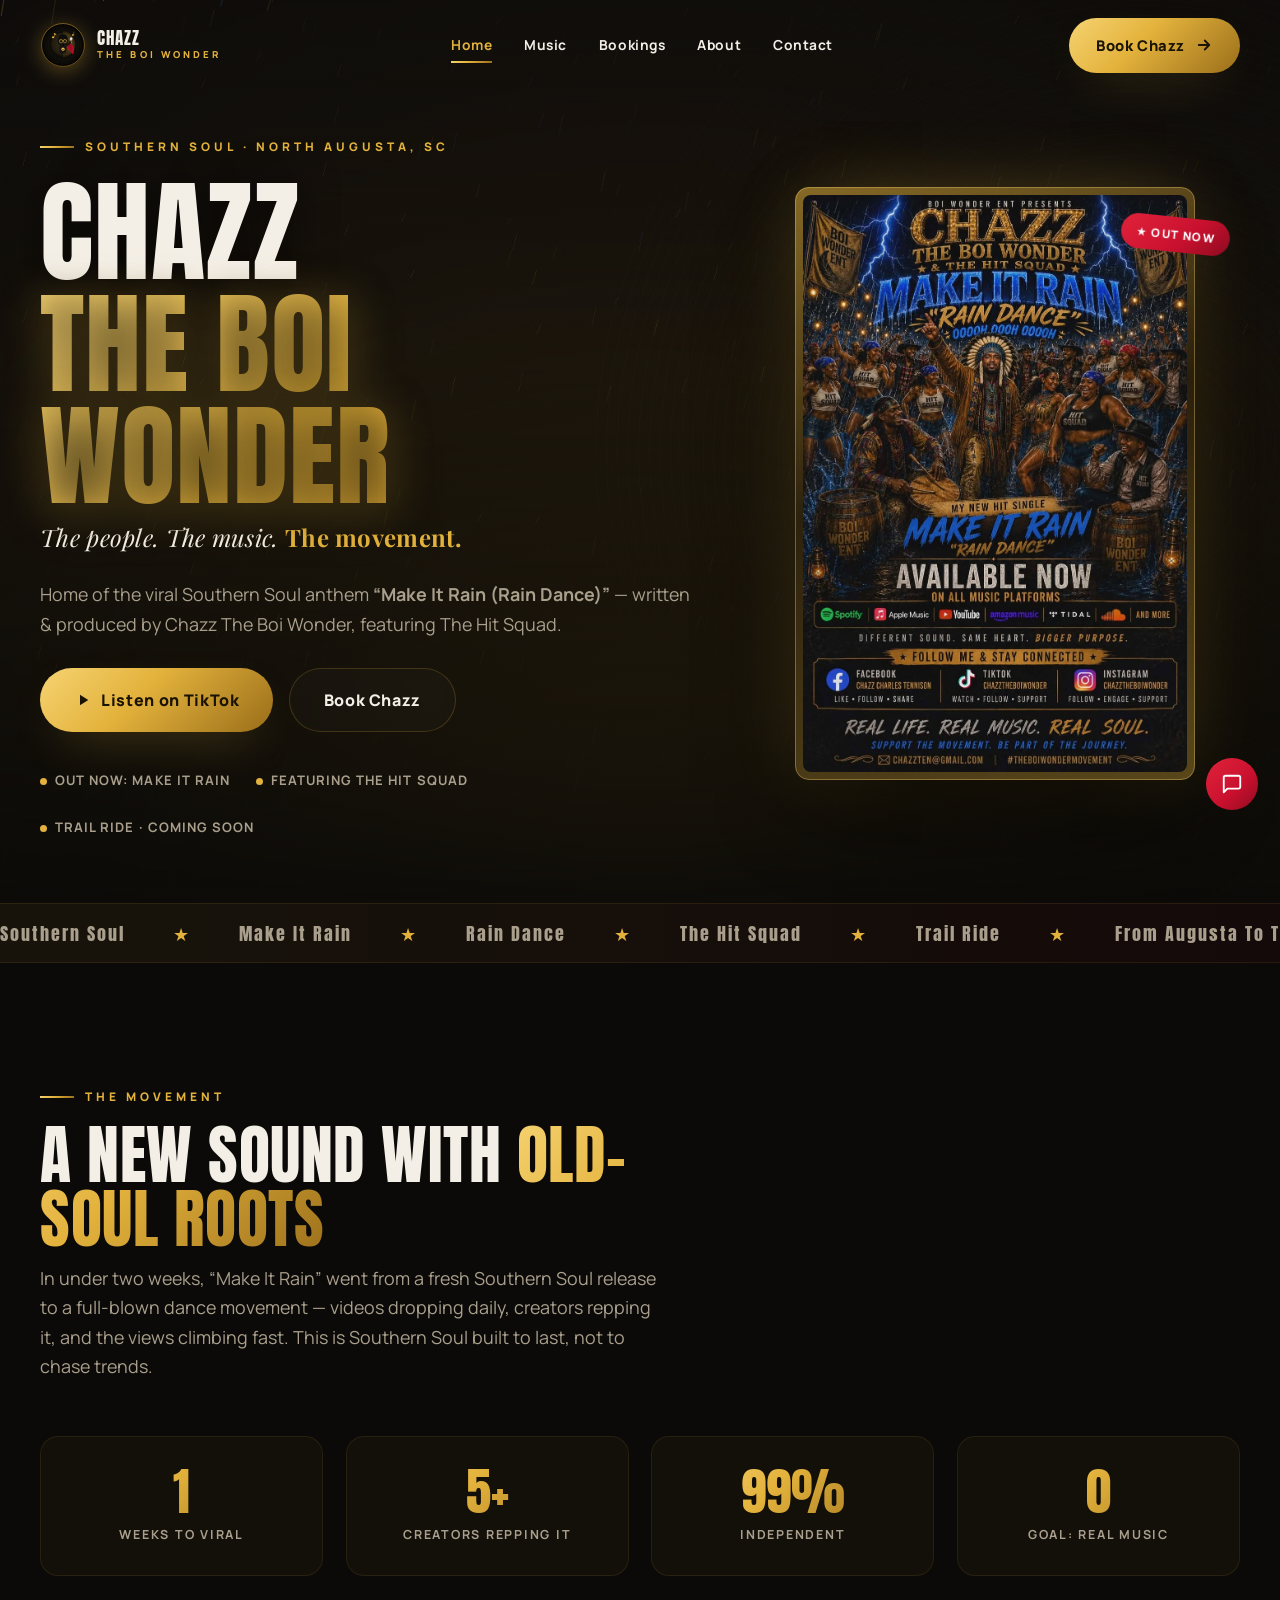
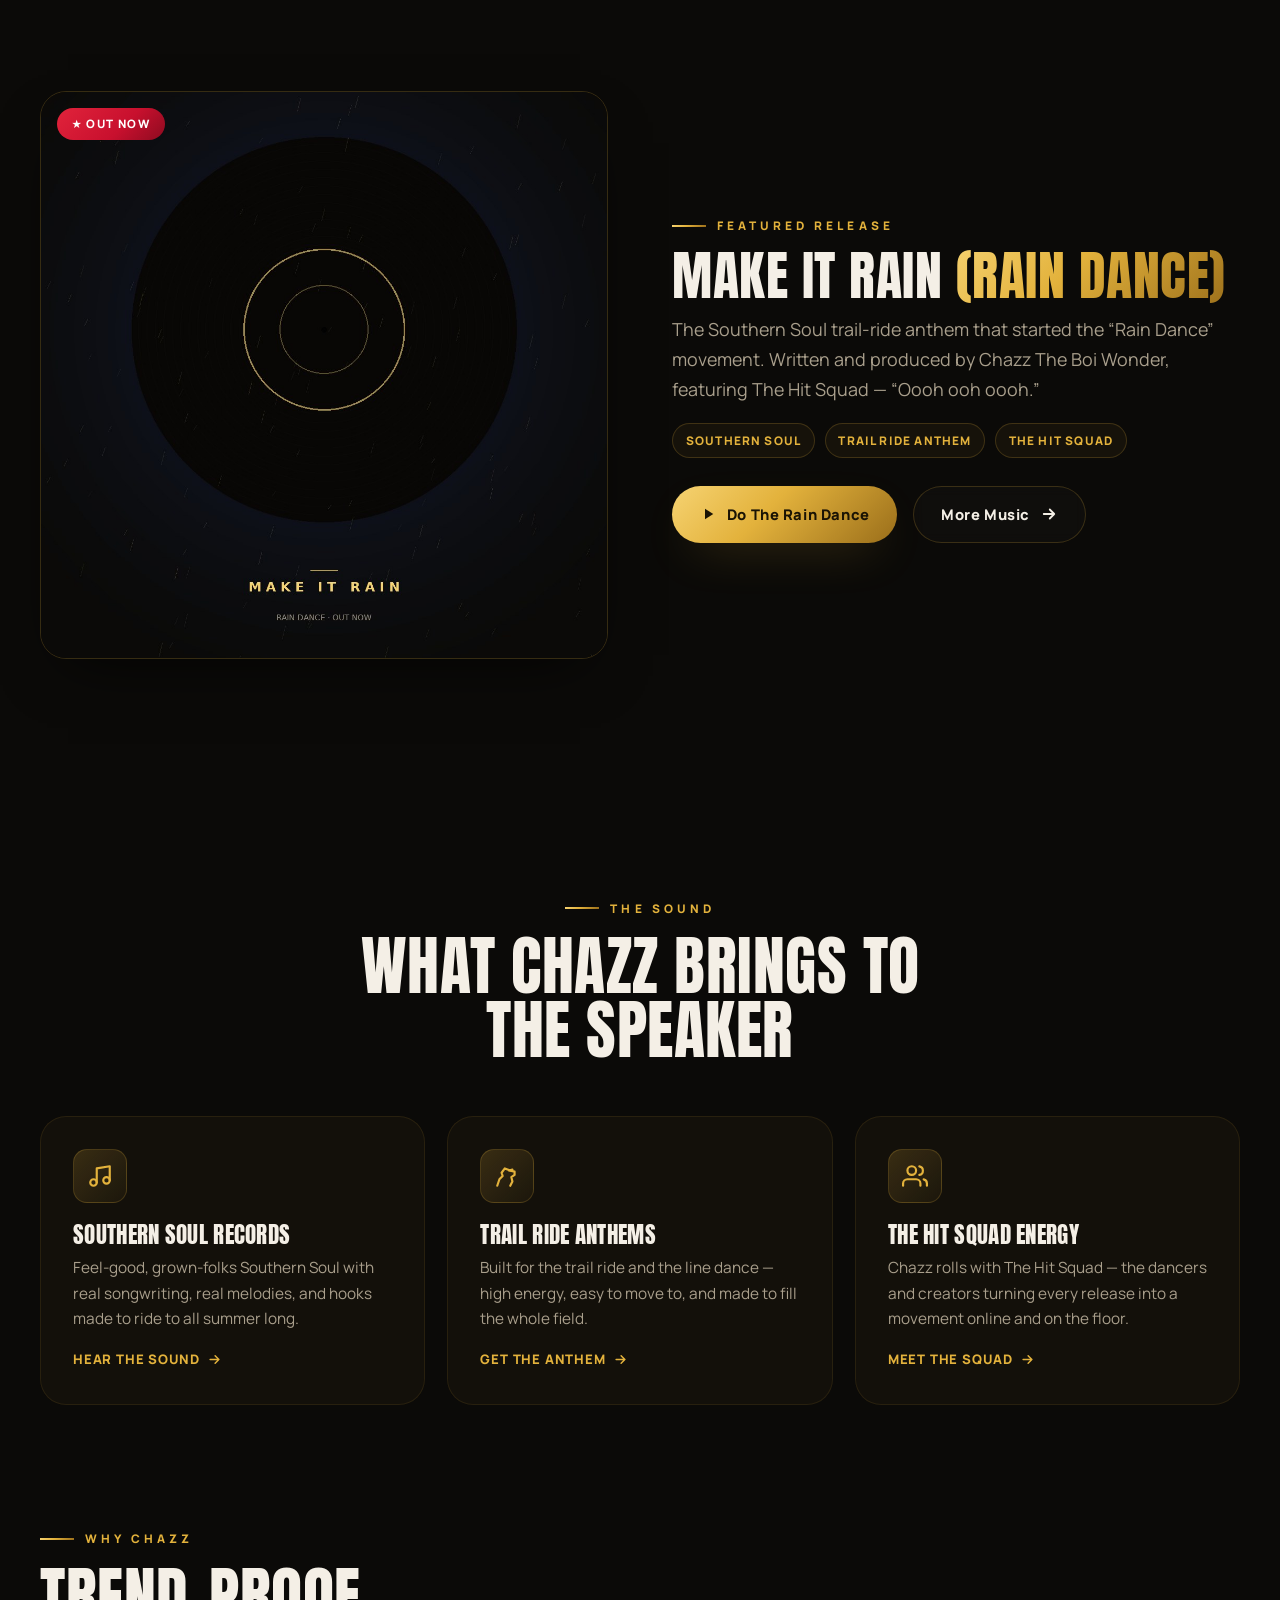
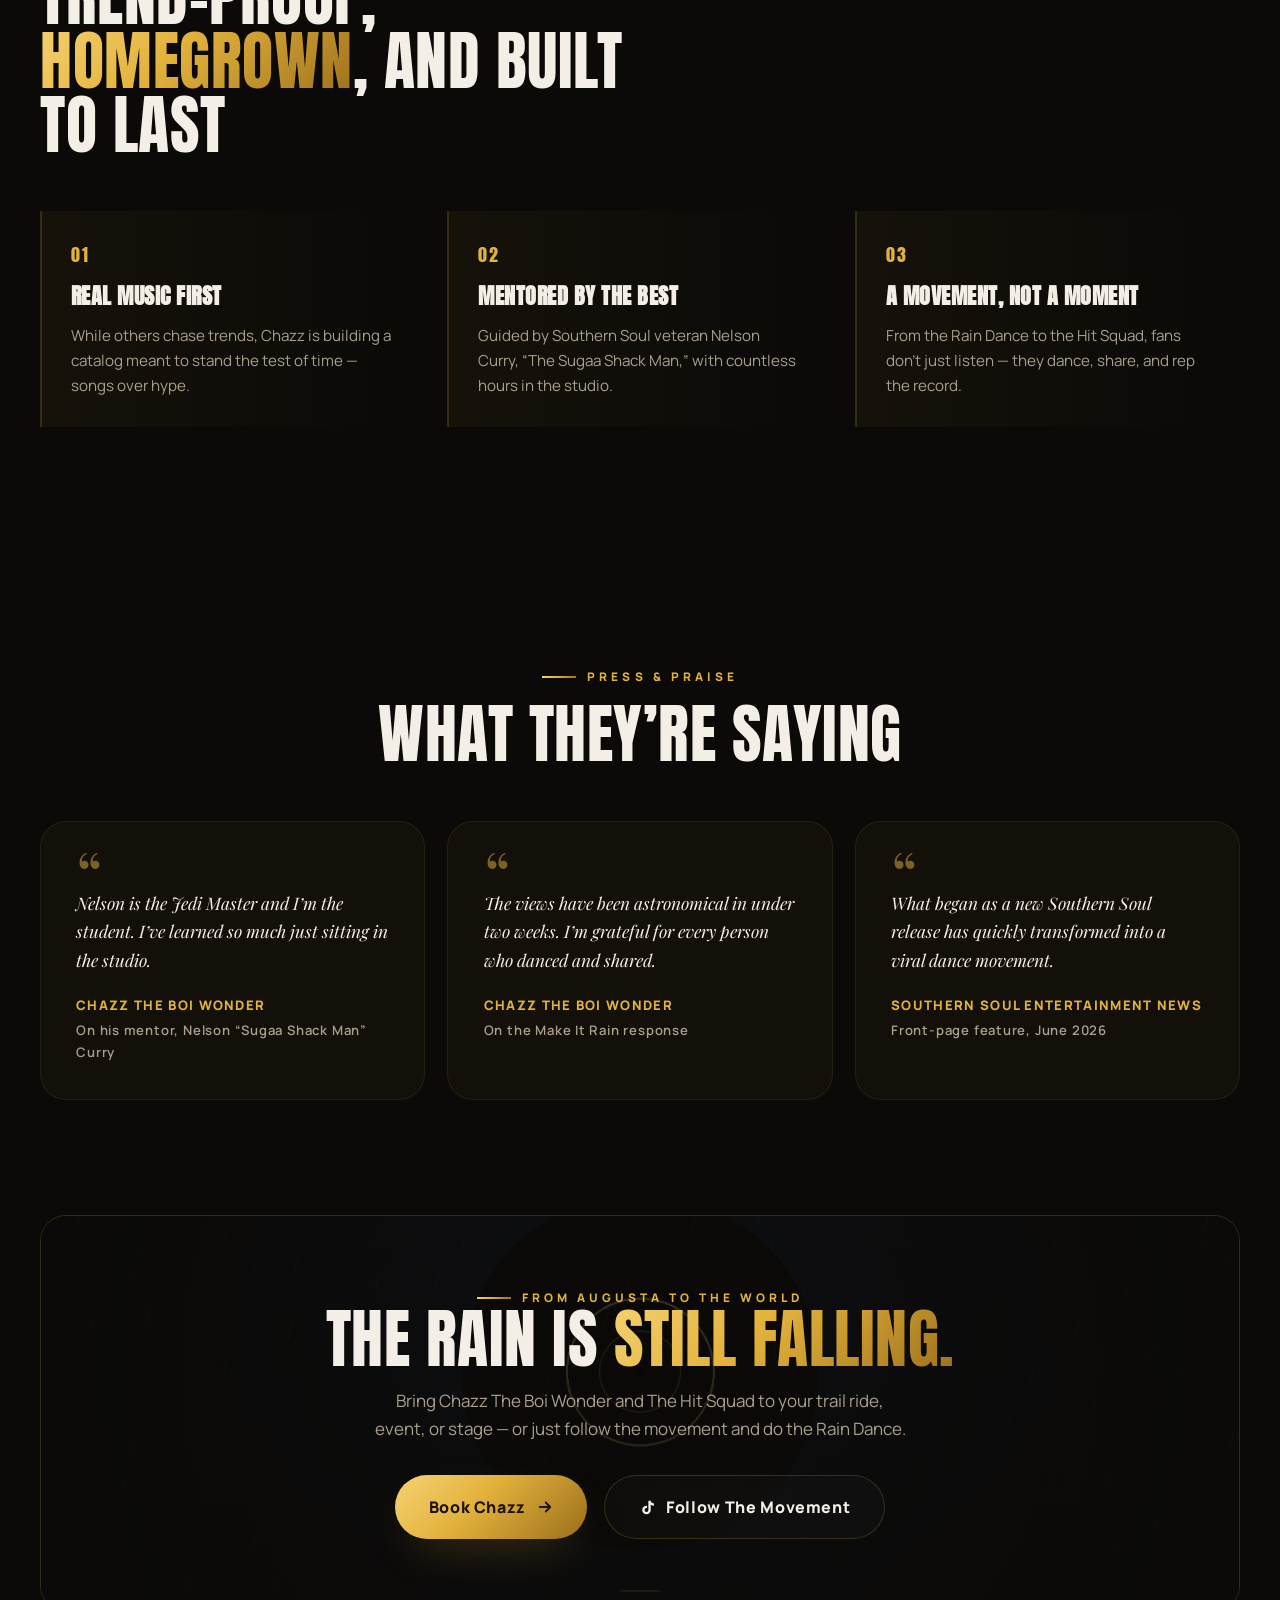
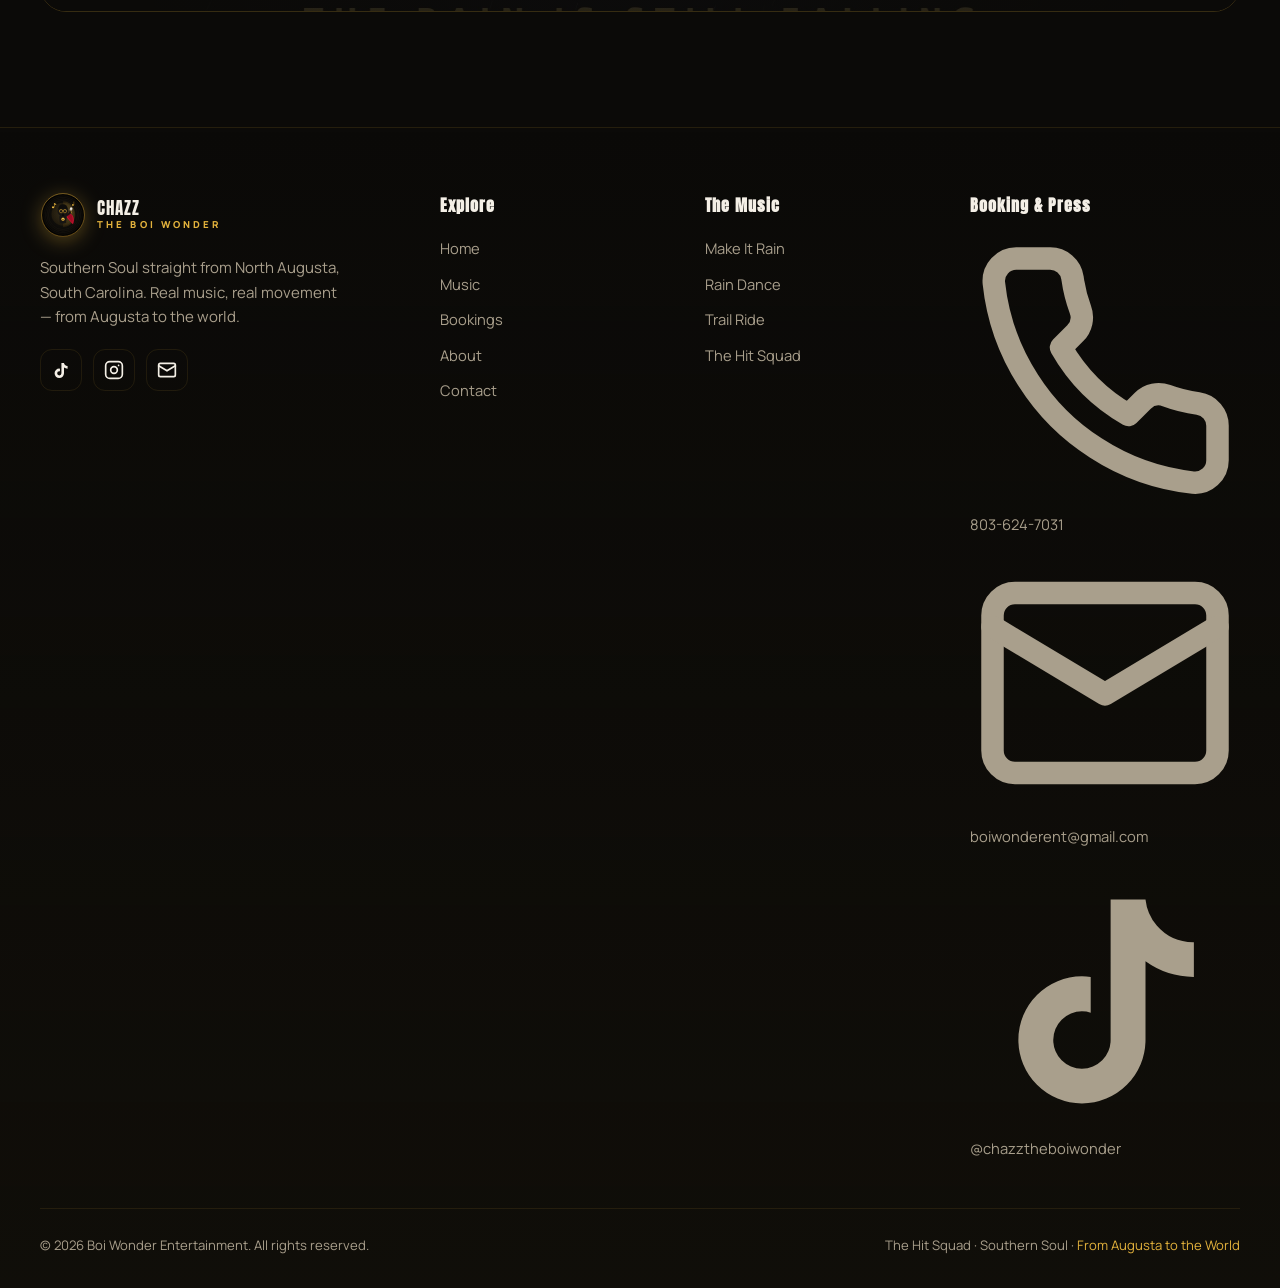
<file: index.html>
<!DOCTYPE html>
<html lang="en">
<head>
  <meta charset="UTF-8">
  <meta name="viewport" content="width=device-width, initial-scale=1.0">
  <title>Chazz The Boi Wonder | Southern Soul · Make It Rain</title>
  <meta name="description" content="Chazz The Boi Wonder — Southern Soul artist from North Augusta, SC. Home of the viral hit "Make It Rain (Rain Dance)" with The Hit Squad. Listen, follow and book Chazz.">
  <meta name="keywords" content="Chazz The Boi Wonder, Southern Soul, Make It Rain, Rain Dance, Trail Ride, Boi Wonder Entertainment, North Augusta South Carolina, trail ride music, Southern Soul artist, The Hit Squad">
  <meta name="author" content="Boi Wonder Entertainment">
  <meta name="theme-color" content="#0b0a08">
  <!-- Open Graph -->
  <meta property="og:type" content="music.musician">
  <meta property="og:title" content="Chazz The Boi Wonder | Southern Soul · Make It Rain">
  <meta property="og:description" content="Chazz The Boi Wonder — Southern Soul artist from North Augusta, SC. Home of the viral hit "Make It Rain (Rain Dance)" with The Hit Squad. Listen, follow and book Chazz.">
  <meta property="og:image" content="assets/images/make-it-rain.jpg">
  <meta property="og:site_name" content="Chazz The Boi Wonder">
  <meta name="twitter:card" content="summary_large_image">
  <link rel="icon" type="image/svg+xml" href="assets/logo.svg">
  <link rel="preconnect" href="https://fonts.googleapis.com">
  <link rel="preconnect" href="https://fonts.gstatic.com" crossorigin>
  <link href="https://fonts.googleapis.com/css2?family=Anton&family=Manrope:wght@400;500;600;700;800&family=Playfair+Display:ital,wght@1,500;1,600&display=swap" rel="stylesheet">
  <link rel="stylesheet" href="css/style.css">
  <script type="application/ld+json">
  {
    "@context":"https://schema.org","@type":"MusicGroup","name":"Chazz The Boi Wonder",
    "genre":"Southern Soul","foundingLocation":"North Augusta, South Carolina",
    "email":"boiwonderent@gmail.com","telephone":"+1-803-624-7031",
    "sameAs":["https://www.tiktok.com/@chazztheboiwonder","https://www.instagram.com/chazztheboiwonder"],
    "label":{"@type":"Organization","name":"Boi Wonder Entertainment"}
  }
  </script>
</head>
<body>
  <div class="preload"><div class="pd"><img src="assets/logo.svg" alt=""></div></div>

  <header class="nav">
    <div class="wrap nav-inner">
      <a href="index.html" class="brand" aria-label="Chazz The Boi Wonder home">
        <img src="assets/logo.svg" alt="Boi Wonder Entertainment logo">
        <span class="brand-name"><span class="b1">CHAZZ</span><span class="b2">THE BOI WONDER</span></span>
      </a>
      <nav class="nav-links" aria-label="Primary">
        <a href="index.html" class="active">Home</a>
        <a href="music.html">Music</a>
        <a href="bookings.html">Bookings</a>
        <a href="about.html">About</a>
        <a href="contact.html">Contact</a>
        <a href="contact.html" class="btn btn-gold nav-cta-mobile" style="display:none">Book Now</a>
      </nav>
      <a href="contact.html" class="btn btn-gold nav-cta">Book Chazz <svg viewBox="0 0 24 24" fill="none" stroke="currentColor" stroke-width="2.4" stroke-linecap="round" stroke-linejoin="round"><path d="M5 12h14M13 6l6 6-6 6"/></svg></a>
      <button class="nav-toggle" aria-label="Open menu" aria-expanded="false"><span></span><span></span><span></span></button>
    </div>
  </header>

  <main id="top">
    <!-- HERO -->
    <section class="hero">
      <div class="hero-bg" style="background-image:url('assets/images/hero-bg.jpg')"></div>
      <canvas id="rain"></canvas>
      <div class="wrap hero-inner">
        <div class="hero-copy">
          <span class="eyebrow reveal in">Southern Soul · North Augusta, SC</span>
          <h1 class="reveal in">CHAZZ<span class="wonder">THE BOI WONDER</span></h1>
          <p class="hero-tag reveal in">The people. The music. <b>The movement.</b></p>
          <p class="lead reveal in">Home of the viral Southern Soul anthem <strong>“Make It Rain (Rain Dance)”</strong> — written &amp; produced by Chazz The Boi Wonder, featuring The Hit Squad.</p>
          <div class="hero-actions reveal in">
            <a href="https://www.tiktok.com/@chazztheboiwonder" target="_blank" rel="noopener" class="btn btn-gold btn-lg"><svg viewBox="0 0 24 24" fill="currentColor"><path d="M8 5v14l11-7z"/></svg> Listen on TikTok</a>
            <a href="bookings.html" class="btn btn-ghost btn-lg">Book Chazz</a>
          </div>
          <div class="hero-meta reveal in">
            <span>Out Now: Make It Rain</span>
            <span>Featuring The Hit Squad</span>
            <span>Trail Ride · Coming Soon</span>
          </div>
        </div>
        <div class="hero-poster reveal in">
          <div class="poster-frame">
            <img src="assets/images/make-it-rain-poster.jpg" alt="Chazz The Boi Wonder &amp; The Hit Squad — Make It Rain (Rain Dance), available now on all platforms">
          </div>
          <span class="poster-badge">★ Out Now</span>
        </div>
      </div>
    </section>

    <!-- MARQUEE -->
    <div class="marquee" aria-hidden="true">
      <div class="marquee-track">
        <span>Southern Soul</span><span>Make It Rain</span><span>Rain Dance</span><span>The Hit Squad</span><span>Trail Ride</span><span>From Augusta To The World</span>
        <span>Southern Soul</span><span>Make It Rain</span><span>Rain Dance</span><span>The Hit Squad</span><span>Trail Ride</span><span>From Augusta To The World</span>
      </div>
    </div>

    <!-- INTRO + STATS -->
    <section class="section">
      <div class="wrap">
        <div class="section-head reveal">
          <span class="eyebrow">The Movement</span>
          <h2>A new sound with <span class="gold-text">old-soul roots</span></h2>
          <p class="lead">In under two weeks, “Make It Rain” went from a fresh Southern Soul release to a full-blown dance movement — videos dropping daily, creators repping it, and the views climbing fast. This is Southern Soul built to last, not to chase trends.</p>
        </div>
        <div class="stats">
          <div class="stat reveal"><div class="num"><span data-count="2">2</span></div><div class="lbl">Weeks To Viral</div></div>
          <div class="stat reveal d1"><div class="num"><span data-count="6" data-suffix="+">6+</span></div><div class="lbl">Creators Repping It</div></div>
          <div class="stat reveal d2"><div class="num"><span data-count="100" data-suffix="%">100%</span></div><div class="lbl">Independent</div></div>
          <div class="stat reveal d3"><div class="num"><span data-count="1">1</span></div><div class="lbl">Goal: Real Music</div></div>
        </div>
      </div>
    </section>

    <!-- FEATURED RELEASE -->
    <section class="section" style="padding-top:0">
      <div class="wrap">
        <div class="feature">
          <div class="feature-media reveal">
            <span class="tag">★ Out Now</span>
            <img src="assets/images/make-it-rain.jpg" alt="Make It Rain (Rain Dance) cover art by Chazz The Boi Wonder and The Hit Squad">
          </div>
          <div class="feature-copy reveal d1">
            <span class="eyebrow">Featured Release</span>
            <h2>Make It Rain <span class="gold-text">(Rain Dance)</span></h2>
            <p class="lead">The Southern Soul trail-ride anthem that started the “Rain Dance” movement. Written and produced by Chazz The Boi Wonder, featuring The Hit Squad — “Oooh ooh oooh.”</p>
            <div class="chip-row">
              <span class="chip">Southern Soul</span><span class="chip">Trail Ride Anthem</span><span class="chip">The Hit Squad</span>
            </div>
            <div class="hero-actions">
              <a href="https://www.tiktok.com/@chazztheboiwonder" target="_blank" rel="noopener" class="btn btn-gold"><svg viewBox="0 0 24 24" fill="currentColor"><path d="M8 5v14l11-7z"/></svg> Do The Rain Dance</a>
              <a href="music.html" class="btn btn-ghost">More Music <svg viewBox="0 0 24 24" fill="none" stroke="currentColor" stroke-width="2.4" stroke-linecap="round" stroke-linejoin="round"><path d="M5 12h14M13 6l6 6-6 6"/></svg></a>
            </div>
          </div>
        </div>
      </div>
    </section>

    <!-- THE SOUND (cards) -->
    <section class="section">
      <div class="wrap">
        <div class="section-head center reveal">
          <span class="eyebrow">The Sound</span>
          <h2>What Chazz brings to the speaker</h2>
        </div>
        <div class="grid grid-3">
          <article class="card reveal">
            <div class="ic"><svg viewBox="0 0 24 24" fill="none" stroke="currentColor" stroke-width="2" stroke-linecap="round" stroke-linejoin="round"><path d="M9 18V5l12-2v13"/><circle cx="6" cy="18" r="3"/><circle cx="18" cy="16" r="3"/></svg></div>
            <h3>Southern Soul Records</h3>
            <p>Feel-good, grown-folks Southern Soul with real songwriting, real melodies, and hooks made to ride to all summer long.</p>
            <a href="music.html" class="more">Hear the sound <svg viewBox="0 0 24 24" fill="none" stroke="currentColor" stroke-width="2.4" stroke-linecap="round" stroke-linejoin="round"><path d="M5 12h14M13 6l6 6-6 6"/></svg></a>
          </article>
          <article class="card reveal d1">
            <div class="ic"><svg viewBox="0 0 24 24" fill="none" stroke="currentColor" stroke-width="2" stroke-linecap="round" stroke-linejoin="round"><path d="M3 21l2-6 3-3-1-3 3-4 5 2 4 1v3l-3 2 1 4-2 4"/><path d="M14 7l3-1"/></svg></div>
            <h3>Trail Ride Anthems</h3>
            <p>Built for the trail ride and the line dance — high energy, easy to move to, and made to fill the whole field.</p>
            <a href="music.html" class="more">Get the anthem <svg viewBox="0 0 24 24" fill="none" stroke="currentColor" stroke-width="2.4" stroke-linecap="round" stroke-linejoin="round"><path d="M5 12h14M13 6l6 6-6 6"/></svg></a>
          </article>
          <article class="card reveal d2">
            <div class="ic"><svg viewBox="0 0 24 24" fill="none" stroke="currentColor" stroke-width="2" stroke-linecap="round" stroke-linejoin="round"><path d="M17 21v-2a4 4 0 0 0-4-4H5a4 4 0 0 0-4 4v2"/><circle cx="9" cy="7" r="4"/><path d="M23 21v-2a4 4 0 0 0-3-3.87M16 3.13A4 4 0 0 1 16 11"/></svg></div>
            <h3>The Hit Squad Energy</h3>
            <p>Chazz rolls with The Hit Squad — the dancers and creators turning every release into a movement online and on the floor.</p>
            <a href="about.html" class="more">Meet the squad <svg viewBox="0 0 24 24" fill="none" stroke="currentColor" stroke-width="2.4" stroke-linecap="round" stroke-linejoin="round"><path d="M5 12h14M13 6l6 6-6 6"/></svg></a>
          </article>
        </div>
      </div>
    </section>

    <!-- WHY CHAZZ -->
    <section class="section" style="padding-top:0">
      <div class="wrap">
        <div class="section-head reveal">
          <span class="eyebrow">Why Chazz</span>
          <h2>Trend-proof, <span class="gold-text">homegrown</span>, and built to last</h2>
        </div>
        <div class="why">
          <div class="why-item reveal"><span class="n">01</span><h4>Real Music First</h4><p>While others chase trends, Chazz is building a catalog meant to stand the test of time — songs over hype.</p></div>
          <div class="why-item reveal d1"><span class="n">02</span><h4>Mentored By The Best</h4><p>Guided by Southern Soul veteran Nelson Curry, “The Sugaa Shack Man,” with countless hours in the studio.</p></div>
          <div class="why-item reveal d2"><span class="n">03</span><h4>A Movement, Not A Moment</h4><p>From the Rain Dance to the Hit Squad, fans don’t just listen — they dance, share, and rep the record.</p></div>
        </div>
      </div>
    </section>

    <!-- PRESS / TESTIMONIALS -->
    <section class="section">
      <div class="wrap">
        <div class="section-head center reveal">
          <span class="eyebrow">Press &amp; Praise</span>
          <h2>What they’re saying</h2>
        </div>
        <div class="press">
          <figure class="quote reveal">
            <div class="mark">&ldquo;</div>
            <p>Nelson is the Jedi Master and I’m the student. I’ve learned so much just sitting in the studio.</p>
            <figcaption class="by">Chazz The Boi Wonder<small>On his mentor, Nelson “Sugaa Shack Man” Curry</small></figcaption>
          </figure>
          <figure class="quote reveal d1">
            <div class="mark">&ldquo;</div>
            <p>The views have been astronomical in under two weeks. I’m grateful for every person who danced and shared.</p>
            <figcaption class="by">Chazz The Boi Wonder<small>On the Make It Rain response</small></figcaption>
          </figure>
          <figure class="quote reveal d2">
            <div class="mark">&ldquo;</div>
            <p>What began as a new Southern Soul release has quickly transformed into a viral dance movement.</p>
            <figcaption class="by">Southern Soul Entertainment News<small>Front-page feature, June 2026</small></figcaption>
          </figure>
        </div>
      </div>
    </section>

    <!-- CTA BAND -->
    <section class="section" style="padding-top:0">
      <div class="wrap">
        <div class="cta-band reveal">
          <div class="cta-bg" style="background-image:url('assets/images/cta-bg.jpg')"></div>
          <span class="eyebrow center" style="justify-content:center;display:flex">From Augusta To The World</span>
          <h2>The rain is <span class="gold-text">still falling.</span></h2>
          <p>Bring Chazz The Boi Wonder and The Hit Squad to your trail ride, event, or stage — or just follow the movement and do the Rain Dance.</p>
          <div class="cta-actions">
            <a href="bookings.html" class="btn btn-gold btn-lg">Book Chazz <svg viewBox="0 0 24 24" fill="none" stroke="currentColor" stroke-width="2.4" stroke-linecap="round" stroke-linejoin="round"><path d="M5 12h14M13 6l6 6-6 6"/></svg></a>
            <a href="https://www.tiktok.com/@chazztheboiwonder" target="_blank" rel="noopener" class="btn btn-ghost btn-lg"><svg viewBox="0 0 24 24" fill="currentColor"><path d="M16.6 5.82a4.28 4.28 0 0 1-1-2.32h-3.1v12.5a2.55 2.55 0 1 1-2.55-2.55c.27 0 .53.04.78.12V10.4a5.66 5.66 0 0 0-.78-.06 5.65 5.65 0 1 0 5.65 5.65V9.01a7.3 7.3 0 0 0 4.3 1.38V7.3a4.28 4.28 0 0 1-3.3-1.48z"/></svg> Follow The Movement</a>
          </div>
        </div>
      </div>
    </section>
  </main>

  <footer class="footer">
    <div class="wrap">
      <div class="footer-grid">
        <div class="footer-about reveal">
          <a href="index.html" class="brand">
            <img src="assets/logo.svg" alt="Boi Wonder Entertainment logo">
            <span class="brand-name"><span class="b1">CHAZZ</span><span class="b2">THE BOI WONDER</span></span>
          </a>
          <p>Southern Soul straight from North Augusta, South Carolina. Real music, real movement — from Augusta to the world.</p>
          <div class="socials">
            <a href="https://www.tiktok.com/@chazztheboiwonder" target="_blank" rel="noopener" aria-label="TikTok"><svg viewBox="0 0 24 24" fill="currentColor"><path d="M16.6 5.82a4.28 4.28 0 0 1-1-2.32h-3.1v12.5a2.55 2.55 0 1 1-2.55-2.55c.27 0 .53.04.78.12V10.4a5.66 5.66 0 0 0-.78-.06 5.65 5.65 0 1 0 5.65 5.65V9.01a7.3 7.3 0 0 0 4.3 1.38V7.3a4.28 4.28 0 0 1-3.3-1.48z"/></svg></a>
            <a href="https://www.instagram.com/chazztheboiwonder" target="_blank" rel="noopener" aria-label="Instagram"><svg viewBox="0 0 24 24" fill="none" stroke="currentColor" stroke-width="2" stroke-linecap="round" stroke-linejoin="round"><rect x="2" y="2" width="20" height="20" rx="5"/><circle cx="12" cy="12" r="4"/><circle cx="17.5" cy="6.5" r="1" fill="currentColor" stroke="none"/></svg></a>
            <a href="mailto:boiwonderent@gmail.com" aria-label="Email"><svg viewBox="0 0 24 24" fill="none" stroke="currentColor" stroke-width="2" stroke-linecap="round" stroke-linejoin="round"><rect x="2" y="4" width="20" height="16" rx="2"/><path d="m22 7-10 6L2 7"/></svg></a>
          </div>
        </div>
        <div class="reveal d1">
          <h5>Explore</h5>
          <div class="footer-links">
            <a href="index.html">Home</a><a href="music.html">Music</a>
            <a href="bookings.html">Bookings</a><a href="about.html">About</a>
            <a href="contact.html">Contact</a>
          </div>
        </div>
        <div class="reveal d2">
          <h5>The Music</h5>
          <div class="footer-links">
            <a href="music.html">Make It Rain</a><a href="music.html">Rain Dance</a>
            <a href="music.html">Trail Ride</a><a href="about.html">The Hit Squad</a>
          </div>
        </div>
        <div class="reveal d3">
          <h5>Booking & Press</h5>
          <div class="footer-links">
            <a href="tel:+18036247031"><svg viewBox="0 0 24 24" fill="none" stroke="currentColor" stroke-width="2" stroke-linecap="round" stroke-linejoin="round"><path d="M22 16.92v3a2 2 0 0 1-2.18 2 19.8 19.8 0 0 1-8.63-3.07 19.5 19.5 0 0 1-6-6 19.8 19.8 0 0 1-3.07-8.67A2 2 0 0 1 4.11 2h3a2 2 0 0 1 2 1.72c.13.96.36 1.9.7 2.81a2 2 0 0 1-.45 2.11L8.09 9.91a16 16 0 0 0 6 6l1.27-1.27a2 2 0 0 1 2.11-.45c.91.34 1.85.57 2.81.7A2 2 0 0 1 22 16.92z"/></svg> 803-624-7031</a>
            <a href="mailto:boiwonderent@gmail.com"><svg viewBox="0 0 24 24" fill="none" stroke="currentColor" stroke-width="2" stroke-linecap="round" stroke-linejoin="round"><rect x="2" y="4" width="20" height="16" rx="2"/><path d="m22 7-10 6L2 7"/></svg> boiwonderent@gmail.com</a>
            <a href="https://www.tiktok.com/@chazztheboiwonder" target="_blank" rel="noopener"><svg viewBox="0 0 24 24" fill="currentColor"><path d="M16.6 5.82a4.28 4.28 0 0 1-1-2.32h-3.1v12.5a2.55 2.55 0 1 1-2.55-2.55c.27 0 .53.04.78.12V10.4a5.66 5.66 0 0 0-.78-.06 5.65 5.65 0 1 0 5.65 5.65V9.01a7.3 7.3 0 0 0 4.3 1.38V7.3a4.28 4.28 0 0 1-3.3-1.48z"/></svg> @chazztheboiwonder</a>
          </div>
        </div>
      </div>
      <div class="footer-bottom">
        <span>&copy; <span class="js-year">2026</span> Boi Wonder Entertainment. All rights reserved.</span>
        <span>The Hit Squad · Southern Soul · <a href="about.html">From Augusta to the World</a></span>
      </div>
    </div>
  </footer>

  <a href="#top" class="to-top" aria-label="Back to top"><svg viewBox="0 0 24 24" fill="none" stroke="currentColor" stroke-width="2.4" stroke-linecap="round" stroke-linejoin="round"><path d="M12 19V5M5 12l7-7 7 7"/></svg></a>
  <a href="mailto:boiwonderent@gmail.com" class="quick-contact" aria-label="Quick contact"><svg viewBox="0 0 24 24" fill="none" stroke="currentColor" stroke-width="2" stroke-linecap="round" stroke-linejoin="round"><path d="M21 15a2 2 0 0 1-2 2H7l-4 4V5a2 2 0 0 1 2-2h14a2 2 0 0 1 2 2z"/></svg></a>

  <script src="js/script.js"></script>
</body>
</html>
</file>
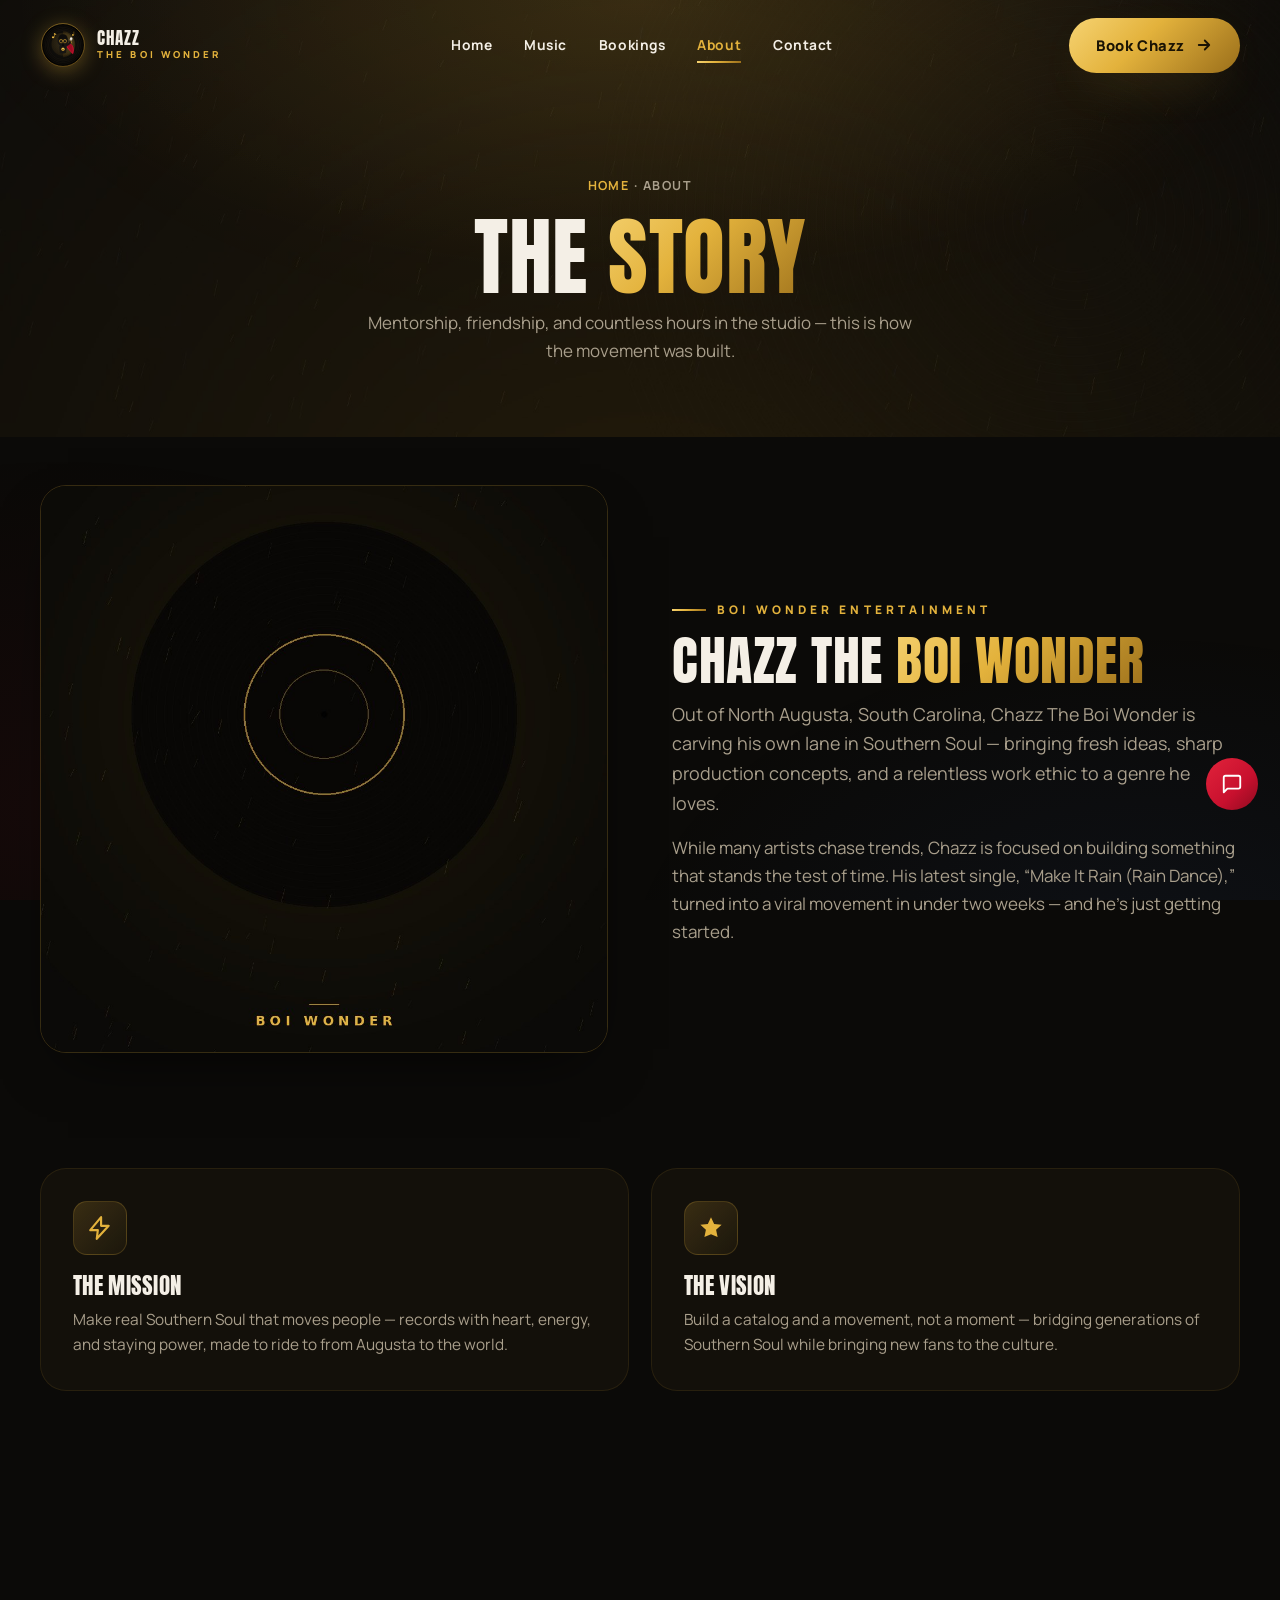
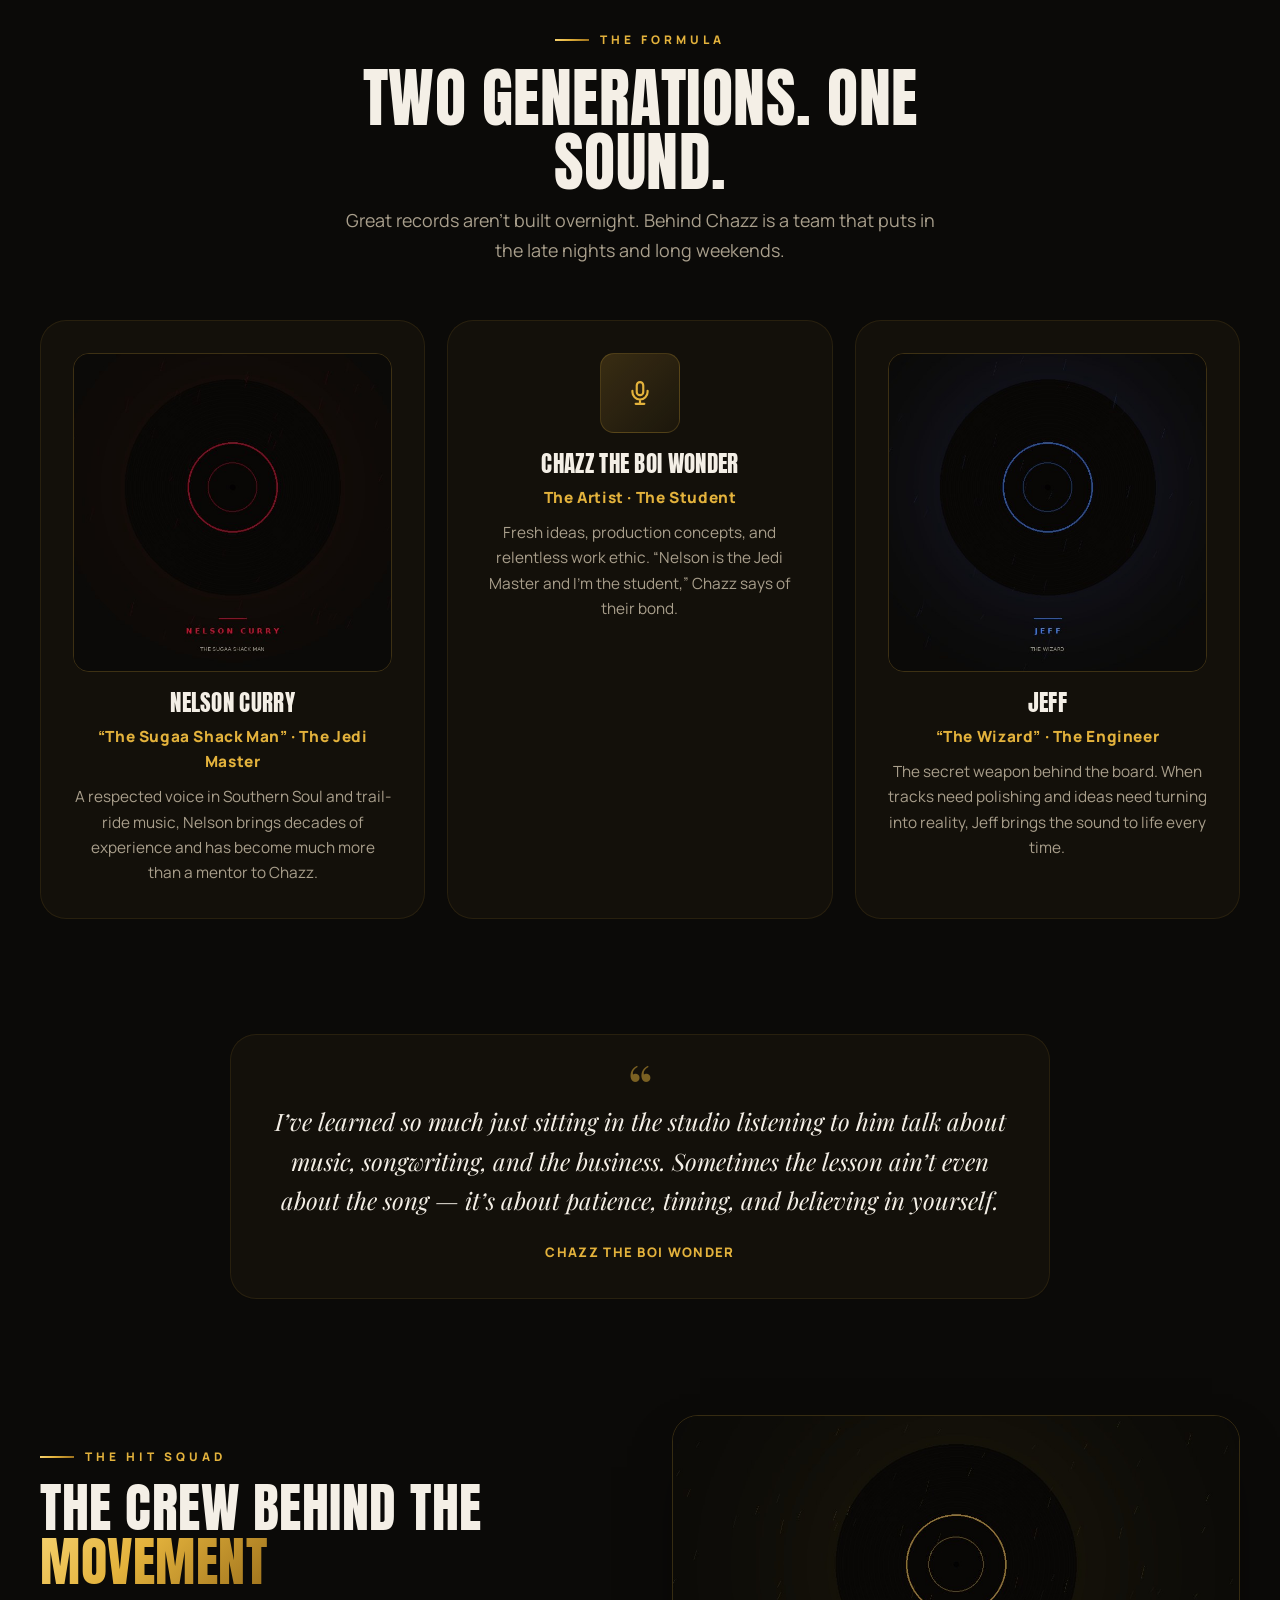
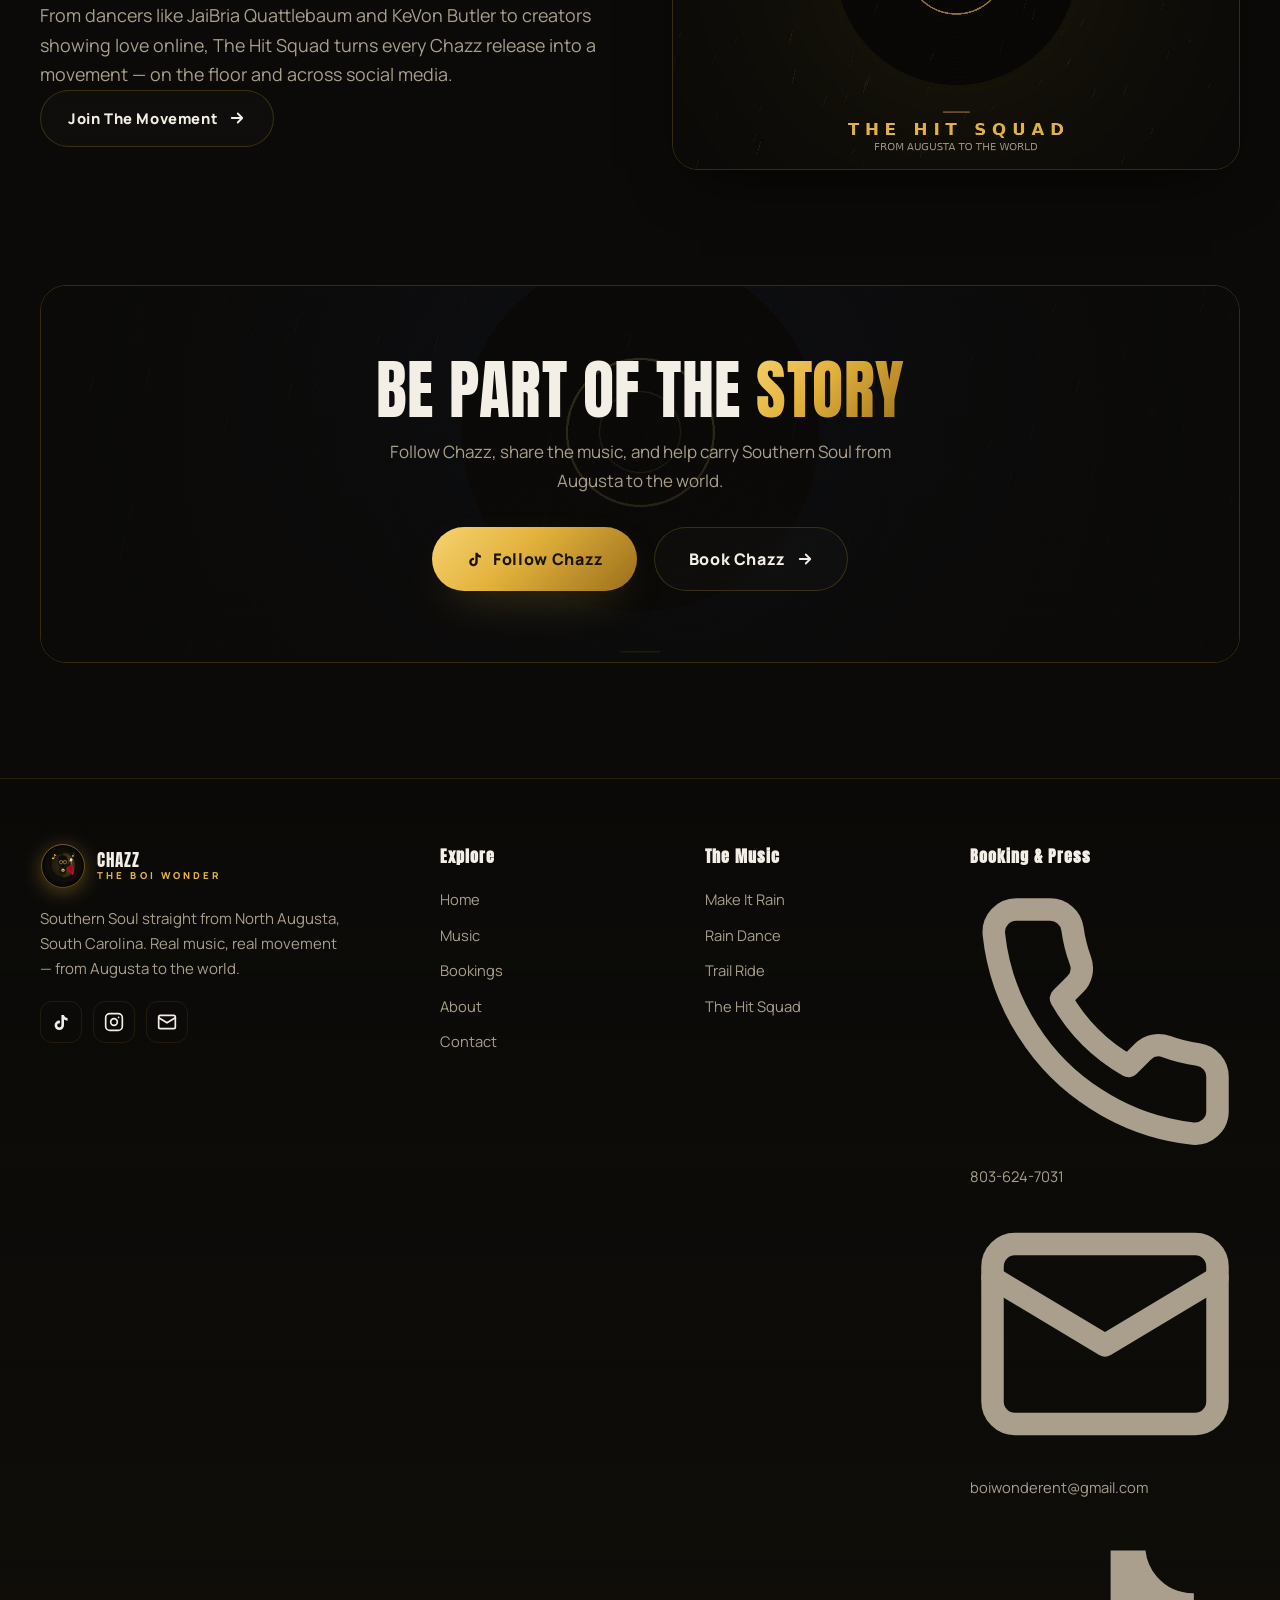
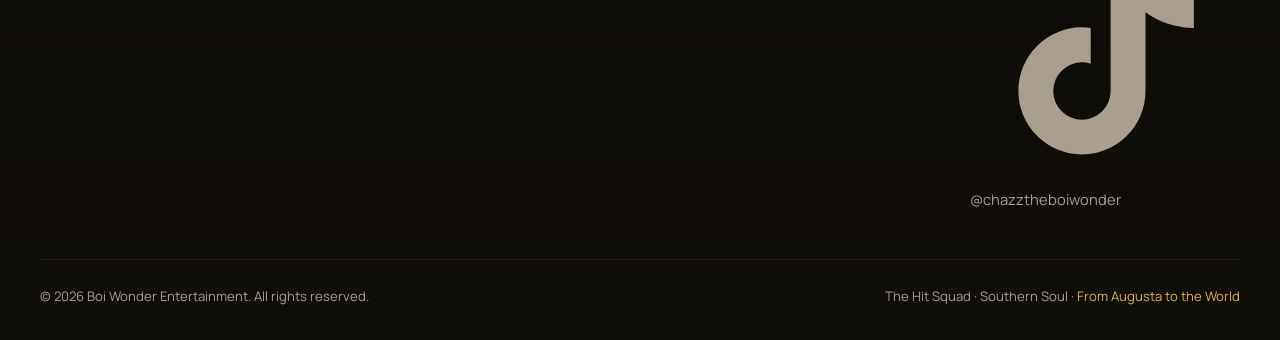
<file: about.html>
<!DOCTYPE html>
<html lang="en">
<head>
  <meta charset="UTF-8">
  <meta name="viewport" content="width=device-width, initial-scale=1.0">
  <title>About | Chazz The Boi Wonder & Boi Wonder Entertainment</title>
  <meta name="description" content="The story of Chazz The Boi Wonder — Southern Soul artist from North Augusta, SC — his mentorship under Nelson "Sugaa Shack Man" Curry, engineer Jeff "The Wizard," and The Hit Squad.">
  <meta name="keywords" content="Chazz The Boi Wonder, Southern Soul, Make It Rain, Rain Dance, Trail Ride, Boi Wonder Entertainment, North Augusta South Carolina, trail ride music, Southern Soul artist, The Hit Squad">
  <meta name="author" content="Boi Wonder Entertainment">
  <meta name="theme-color" content="#0b0a08">
  <!-- Open Graph -->
  <meta property="og:type" content="music.musician">
  <meta property="og:title" content="About | Chazz The Boi Wonder & Boi Wonder Entertainment">
  <meta property="og:description" content="The story of Chazz The Boi Wonder — Southern Soul artist from North Augusta, SC — his mentorship under Nelson "Sugaa Shack Man" Curry, engineer Jeff "The Wizard," and The Hit Squad.">
  <meta property="og:image" content="assets/images/make-it-rain.jpg">
  <meta property="og:site_name" content="Chazz The Boi Wonder">
  <meta name="twitter:card" content="summary_large_image">
  <link rel="icon" type="image/svg+xml" href="assets/logo.svg">
  <link rel="preconnect" href="https://fonts.googleapis.com">
  <link rel="preconnect" href="https://fonts.gstatic.com" crossorigin>
  <link href="https://fonts.googleapis.com/css2?family=Anton&family=Manrope:wght@400;500;600;700;800&family=Playfair+Display:ital,wght@1,500;1,600&display=swap" rel="stylesheet">
  <link rel="stylesheet" href="css/style.css">
  <script type="application/ld+json">
  {
    "@context":"https://schema.org","@type":"MusicGroup","name":"Chazz The Boi Wonder",
    "genre":"Southern Soul","foundingLocation":"North Augusta, South Carolina",
    "email":"boiwonderent@gmail.com","telephone":"+1-803-624-7031",
    "sameAs":["https://www.tiktok.com/@chazztheboiwonder","https://www.instagram.com/chazztheboiwonder"],
    "label":{"@type":"Organization","name":"Boi Wonder Entertainment"}
  }
  </script>
</head>
<body>
  <div class="preload"><div class="pd"><img src="assets/logo.svg" alt=""></div></div>

  <header class="nav">
    <div class="wrap nav-inner">
      <a href="index.html" class="brand" aria-label="Chazz The Boi Wonder home">
        <img src="assets/logo.svg" alt="Boi Wonder Entertainment logo">
        <span class="brand-name"><span class="b1">CHAZZ</span><span class="b2">THE BOI WONDER</span></span>
      </a>
      <nav class="nav-links" aria-label="Primary">
        <a href="index.html">Home</a>
        <a href="music.html">Music</a>
        <a href="bookings.html">Bookings</a>
        <a href="about.html" class="active">About</a>
        <a href="contact.html">Contact</a>
        <a href="contact.html" class="btn btn-gold nav-cta-mobile" style="display:none">Book Now</a>
      </nav>
      <a href="contact.html" class="btn btn-gold nav-cta">Book Chazz <svg viewBox="0 0 24 24" fill="none" stroke="currentColor" stroke-width="2.4" stroke-linecap="round" stroke-linejoin="round"><path d="M5 12h14M13 6l6 6-6 6"/></svg></a>
      <button class="nav-toggle" aria-label="Open menu" aria-expanded="false"><span></span><span></span><span></span></button>
    </div>
  </header>

  <main id="top">
    <section class="page-banner">
      <div class="hero-bg" style="background-image:url('assets/images/hero-bg.jpg');opacity:.5"></div>
      <div class="wrap">
        <p class="crumbs reveal in"><a href="index.html">Home</a> · About</p>
        <h1 class="reveal in">The <span class="gold-text">Story</span></h1>
        <p class="reveal in">Mentorship, friendship, and countless hours in the studio — this is how the movement was built.</p>
      </div>
    </section>

    <section class="section" style="padding-top:3rem">
      <div class="wrap">
        <div class="feature">
          <div class="feature-media reveal"><img src="assets/images/about-chazz.jpg" alt="Chazz The Boi Wonder in the studio"></div>
          <div class="feature-copy reveal d1">
            <span class="eyebrow">Boi Wonder Entertainment</span>
            <h2>Chazz The <span class="gold-text">Boi Wonder</span></h2>
            <p class="lead">Out of North Augusta, South Carolina, Chazz The Boi Wonder is carving his own lane in Southern Soul — bringing fresh ideas, sharp production concepts, and a relentless work ethic to a genre he loves.</p>
            <p style="color:var(--muted);margin-top:1rem">While many artists chase trends, Chazz is focused on building something that stands the test of time. His latest single, “Make It Rain (Rain Dance),” turned into a viral movement in under two weeks — and he’s just getting started.</p>
          </div>
        </div>
      </div>
    </section>

    <!-- Mission / Vision -->
    <section class="section" style="padding-top:0">
      <div class="wrap">
        <div class="grid grid-2">
          <div class="card reveal"><div class="ic"><svg viewBox="0 0 24 24" fill="none" stroke="currentColor" stroke-width="2" stroke-linecap="round" stroke-linejoin="round"><path d="M13 2L3 14h7l-1 8 11-12h-7z"/></svg></div><h3>The Mission</h3><p>Make real Southern Soul that moves people — records with heart, energy, and staying power, made to ride to from Augusta to the world.</p></div>
          <div class="card reveal d1"><div class="ic"><svg viewBox="0 0 24 24" fill="currentColor"><path d="M12 2l2.9 6.3 6.9.7-5.1 4.6 1.4 6.8L12 17.8 5.9 20.4l1.4-6.8L2.2 9l6.9-.7z"/></svg></div><h3>The Vision</h3><p>Build a catalog and a movement, not a moment — bridging generations of Southern Soul while bringing new fans to the culture.</p></div>
        </div>
      </div>
    </section>

    <!-- The team -->
    <section class="section">
      <div class="wrap">
        <div class="section-head center reveal">
          <span class="eyebrow">The Formula</span>
          <h2>Two generations. One sound.</h2>
          <p class="lead center">Great records aren’t built overnight. Behind Chazz is a team that puts in the late nights and long weekends.</p>
        </div>
        <div class="grid grid-3">
          <article class="card reveal" style="text-align:center">
            <img src="assets/images/nelson.jpg" alt="Nelson Curry, The Sugaa Shack Man" style="border-radius:16px;aspect-ratio:1;object-fit:cover;margin-bottom:1.2rem;border:1px solid var(--line)">
            <h3>Nelson Curry</h3>
            <p style="color:var(--gold);font-weight:800;letter-spacing:.04em;margin-bottom:.6rem">“The Sugaa Shack Man” · The Jedi Master</p>
            <p>A respected voice in Southern Soul and trail-ride music, Nelson brings decades of experience and has become much more than a mentor to Chazz.</p>
          </article>
          <article class="card reveal d1" style="text-align:center">
            <div class="ic" style="margin:0 auto 1.2rem;width:80px;height:80px"><svg viewBox="0 0 24 24" fill="none" stroke="currentColor" stroke-width="2" stroke-linecap="round" stroke-linejoin="round"><rect x="9" y="2" width="6" height="12" rx="3"/><path d="M5 10v1a7 7 0 0 0 14 0v-1M12 18v4M8 22h8"/></svg></div>
            <h3>Chazz The Boi Wonder</h3>
            <p style="color:var(--gold);font-weight:800;letter-spacing:.04em;margin-bottom:.6rem">The Artist · The Student</p>
            <p>Fresh ideas, production concepts, and relentless work ethic. “Nelson is the Jedi Master and I’m the student,” Chazz says of their bond.</p>
          </article>
          <article class="card reveal d2" style="text-align:center">
            <img src="assets/images/jeff.jpg" alt="Jeff, The Wizard, recording engineer" style="border-radius:16px;aspect-ratio:1;object-fit:cover;margin-bottom:1.2rem;border:1px solid var(--line)">
            <h3>Jeff</h3>
            <p style="color:var(--gold);font-weight:800;letter-spacing:.04em;margin-bottom:.6rem">“The Wizard” · The Engineer</p>
            <p>The secret weapon behind the board. When tracks need polishing and ideas need turning into reality, Jeff brings the sound to life every time.</p>
          </article>
        </div>
      </div>
    </section>

    <!-- Pull quote -->
    <section class="section" style="padding-top:0">
      <div class="wrap">
        <figure class="quote reveal" style="text-align:center;max-width:820px;margin-inline:auto">
          <div class="mark" style="text-align:center">&ldquo;</div>
          <p style="font-size:1.5rem">I’ve learned so much just sitting in the studio listening to him talk about music, songwriting, and the business. Sometimes the lesson ain’t even about the song — it’s about patience, timing, and believing in yourself.</p>
          <figcaption class="by">Chazz The Boi Wonder</figcaption>
        </figure>
      </div>
    </section>

    <!-- Hit squad band -->
    <section class="section" style="padding-top:0">
      <div class="wrap">
        <div class="feature rev">
          <div class="feature-media reveal"><img src="assets/images/hit-squad.jpg" alt="The Hit Squad" style="aspect-ratio:16/10"></div>
          <div class="feature-copy reveal d1">
            <span class="eyebrow">The Hit Squad</span>
            <h2>The crew behind the <span class="gold-text">movement</span></h2>
            <p class="lead">From dancers like JaiBria Quattlebaum and KeVon Butler to creators showing love online, The Hit Squad turns every Chazz release into a movement — on the floor and across social media.</p>
            <a href="contact.html" class="btn btn-ghost">Join The Movement <svg viewBox="0 0 24 24" fill="none" stroke="currentColor" stroke-width="2.4" stroke-linecap="round" stroke-linejoin="round"><path d="M5 12h14M13 6l6 6-6 6"/></svg></a>
          </div>
        </div>
      </div>
    </section>

    <section class="section" style="padding-top:0">
      <div class="wrap"><div class="cta-band reveal">
        <div class="cta-bg" style="background-image:url('assets/images/cta-bg.jpg')"></div>
        <h2>Be part of the <span class="gold-text">story</span></h2>
        <p>Follow Chazz, share the music, and help carry Southern Soul from Augusta to the world.</p>
        <div class="cta-actions">
          <a href="https://www.tiktok.com/@chazztheboiwonder" target="_blank" rel="noopener" class="btn btn-gold btn-lg"><svg viewBox="0 0 24 24" fill="currentColor"><path d="M16.6 5.82a4.28 4.28 0 0 1-1-2.32h-3.1v12.5a2.55 2.55 0 1 1-2.55-2.55c.27 0 .53.04.78.12V10.4a5.66 5.66 0 0 0-.78-.06 5.65 5.65 0 1 0 5.65 5.65V9.01a7.3 7.3 0 0 0 4.3 1.38V7.3a4.28 4.28 0 0 1-3.3-1.48z"/></svg> Follow Chazz</a>
          <a href="bookings.html" class="btn btn-ghost btn-lg">Book Chazz <svg viewBox="0 0 24 24" fill="none" stroke="currentColor" stroke-width="2.4" stroke-linecap="round" stroke-linejoin="round"><path d="M5 12h14M13 6l6 6-6 6"/></svg></a>
        </div>
      </div></div>
    </section>
  </main>

  <footer class="footer">
    <div class="wrap">
      <div class="footer-grid">
        <div class="footer-about reveal">
          <a href="index.html" class="brand">
            <img src="assets/logo.svg" alt="Boi Wonder Entertainment logo">
            <span class="brand-name"><span class="b1">CHAZZ</span><span class="b2">THE BOI WONDER</span></span>
          </a>
          <p>Southern Soul straight from North Augusta, South Carolina. Real music, real movement — from Augusta to the world.</p>
          <div class="socials">
            <a href="https://www.tiktok.com/@chazztheboiwonder" target="_blank" rel="noopener" aria-label="TikTok"><svg viewBox="0 0 24 24" fill="currentColor"><path d="M16.6 5.82a4.28 4.28 0 0 1-1-2.32h-3.1v12.5a2.55 2.55 0 1 1-2.55-2.55c.27 0 .53.04.78.12V10.4a5.66 5.66 0 0 0-.78-.06 5.65 5.65 0 1 0 5.65 5.65V9.01a7.3 7.3 0 0 0 4.3 1.38V7.3a4.28 4.28 0 0 1-3.3-1.48z"/></svg></a>
            <a href="https://www.instagram.com/chazztheboiwonder" target="_blank" rel="noopener" aria-label="Instagram"><svg viewBox="0 0 24 24" fill="none" stroke="currentColor" stroke-width="2" stroke-linecap="round" stroke-linejoin="round"><rect x="2" y="2" width="20" height="20" rx="5"/><circle cx="12" cy="12" r="4"/><circle cx="17.5" cy="6.5" r="1" fill="currentColor" stroke="none"/></svg></a>
            <a href="mailto:boiwonderent@gmail.com" aria-label="Email"><svg viewBox="0 0 24 24" fill="none" stroke="currentColor" stroke-width="2" stroke-linecap="round" stroke-linejoin="round"><rect x="2" y="4" width="20" height="16" rx="2"/><path d="m22 7-10 6L2 7"/></svg></a>
          </div>
        </div>
        <div class="reveal d1">
          <h5>Explore</h5>
          <div class="footer-links">
            <a href="index.html">Home</a><a href="music.html">Music</a>
            <a href="bookings.html">Bookings</a><a href="about.html">About</a>
            <a href="contact.html">Contact</a>
          </div>
        </div>
        <div class="reveal d2">
          <h5>The Music</h5>
          <div class="footer-links">
            <a href="music.html">Make It Rain</a><a href="music.html">Rain Dance</a>
            <a href="music.html">Trail Ride</a><a href="about.html">The Hit Squad</a>
          </div>
        </div>
        <div class="reveal d3">
          <h5>Booking & Press</h5>
          <div class="footer-links">
            <a href="tel:+18036247031"><svg viewBox="0 0 24 24" fill="none" stroke="currentColor" stroke-width="2" stroke-linecap="round" stroke-linejoin="round"><path d="M22 16.92v3a2 2 0 0 1-2.18 2 19.8 19.8 0 0 1-8.63-3.07 19.5 19.5 0 0 1-6-6 19.8 19.8 0 0 1-3.07-8.67A2 2 0 0 1 4.11 2h3a2 2 0 0 1 2 1.72c.13.96.36 1.9.7 2.81a2 2 0 0 1-.45 2.11L8.09 9.91a16 16 0 0 0 6 6l1.27-1.27a2 2 0 0 1 2.11-.45c.91.34 1.85.57 2.81.7A2 2 0 0 1 22 16.92z"/></svg> 803-624-7031</a>
            <a href="mailto:boiwonderent@gmail.com"><svg viewBox="0 0 24 24" fill="none" stroke="currentColor" stroke-width="2" stroke-linecap="round" stroke-linejoin="round"><rect x="2" y="4" width="20" height="16" rx="2"/><path d="m22 7-10 6L2 7"/></svg> boiwonderent@gmail.com</a>
            <a href="https://www.tiktok.com/@chazztheboiwonder" target="_blank" rel="noopener"><svg viewBox="0 0 24 24" fill="currentColor"><path d="M16.6 5.82a4.28 4.28 0 0 1-1-2.32h-3.1v12.5a2.55 2.55 0 1 1-2.55-2.55c.27 0 .53.04.78.12V10.4a5.66 5.66 0 0 0-.78-.06 5.65 5.65 0 1 0 5.65 5.65V9.01a7.3 7.3 0 0 0 4.3 1.38V7.3a4.28 4.28 0 0 1-3.3-1.48z"/></svg> @chazztheboiwonder</a>
          </div>
        </div>
      </div>
      <div class="footer-bottom">
        <span>&copy; <span class="js-year">2026</span> Boi Wonder Entertainment. All rights reserved.</span>
        <span>The Hit Squad · Southern Soul · <a href="about.html">From Augusta to the World</a></span>
      </div>
    </div>
  </footer>

  <a href="#top" class="to-top" aria-label="Back to top"><svg viewBox="0 0 24 24" fill="none" stroke="currentColor" stroke-width="2.4" stroke-linecap="round" stroke-linejoin="round"><path d="M12 19V5M5 12l7-7 7 7"/></svg></a>
  <a href="mailto:boiwonderent@gmail.com" class="quick-contact" aria-label="Quick contact"><svg viewBox="0 0 24 24" fill="none" stroke="currentColor" stroke-width="2" stroke-linecap="round" stroke-linejoin="round"><path d="M21 15a2 2 0 0 1-2 2H7l-4 4V5a2 2 0 0 1 2-2h14a2 2 0 0 1 2 2z"/></svg></a>

  <script src="js/script.js"></script>
</body>
</html>
</file>
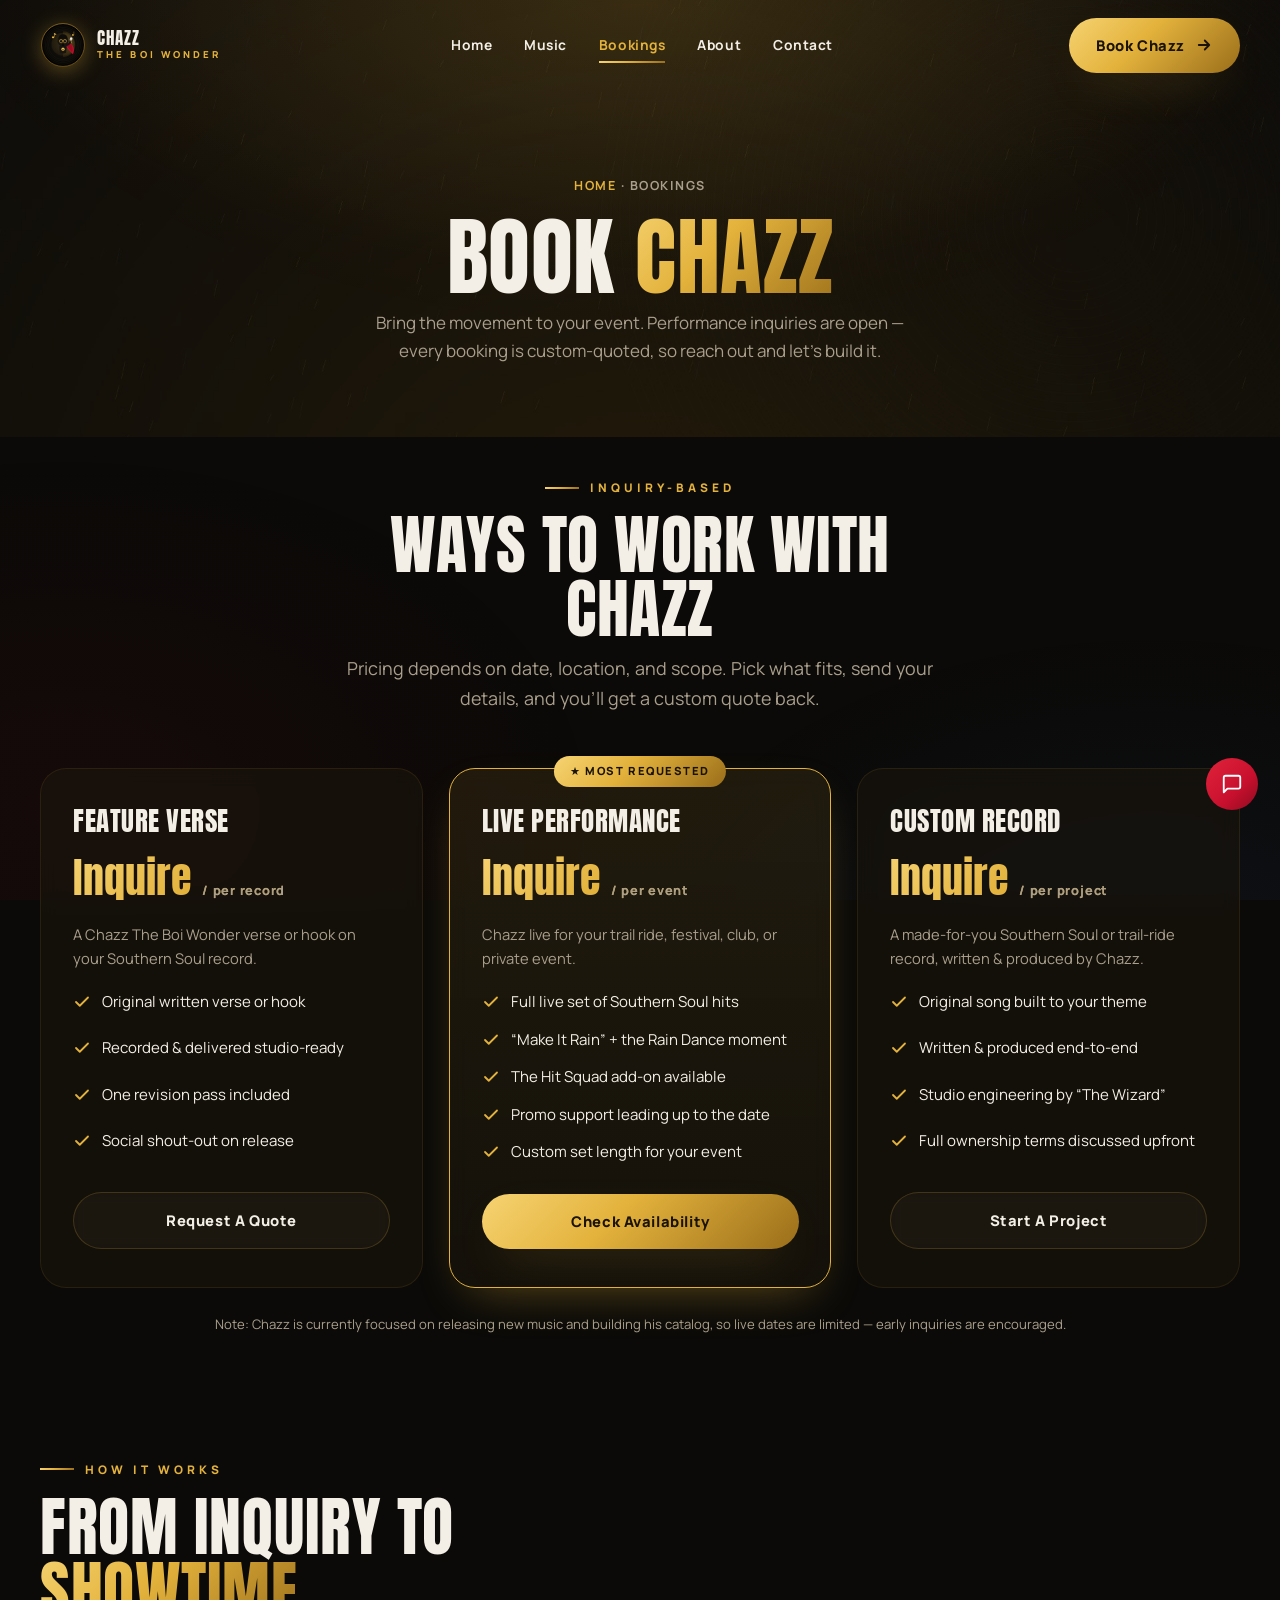
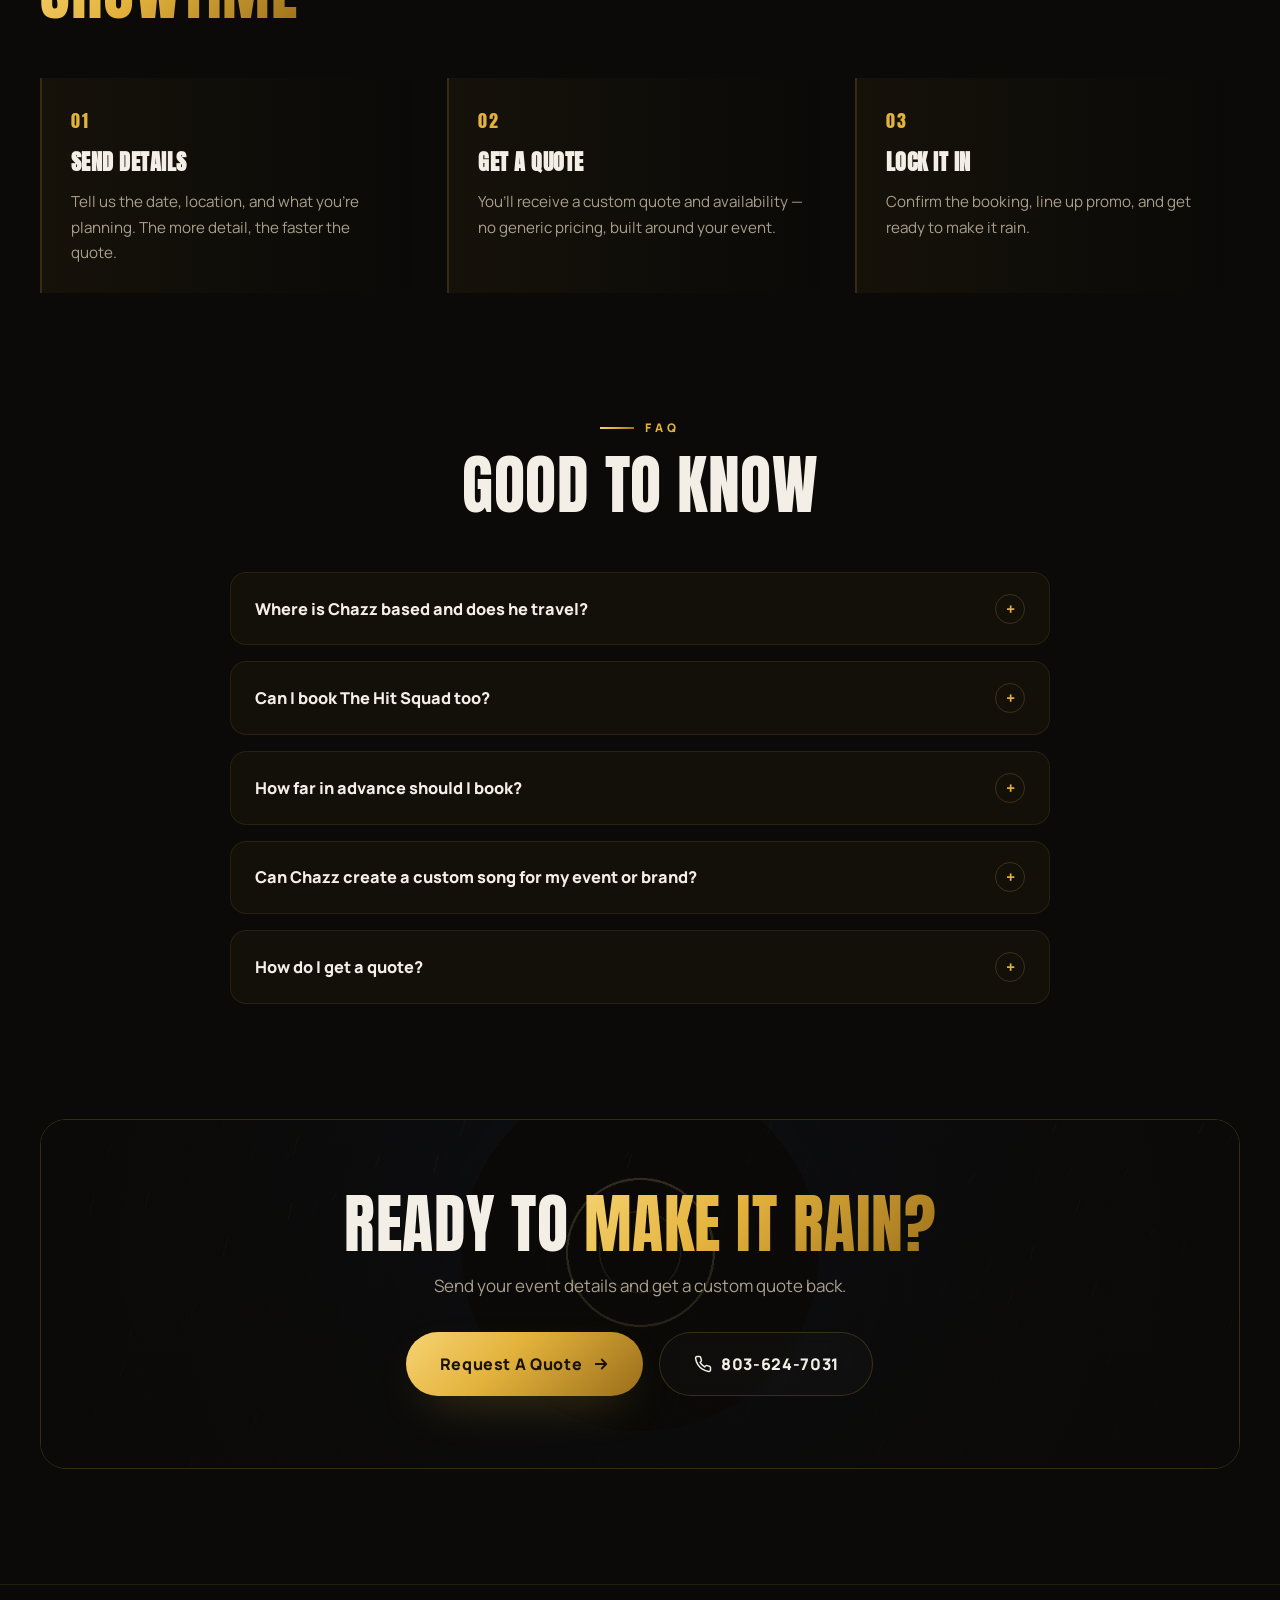
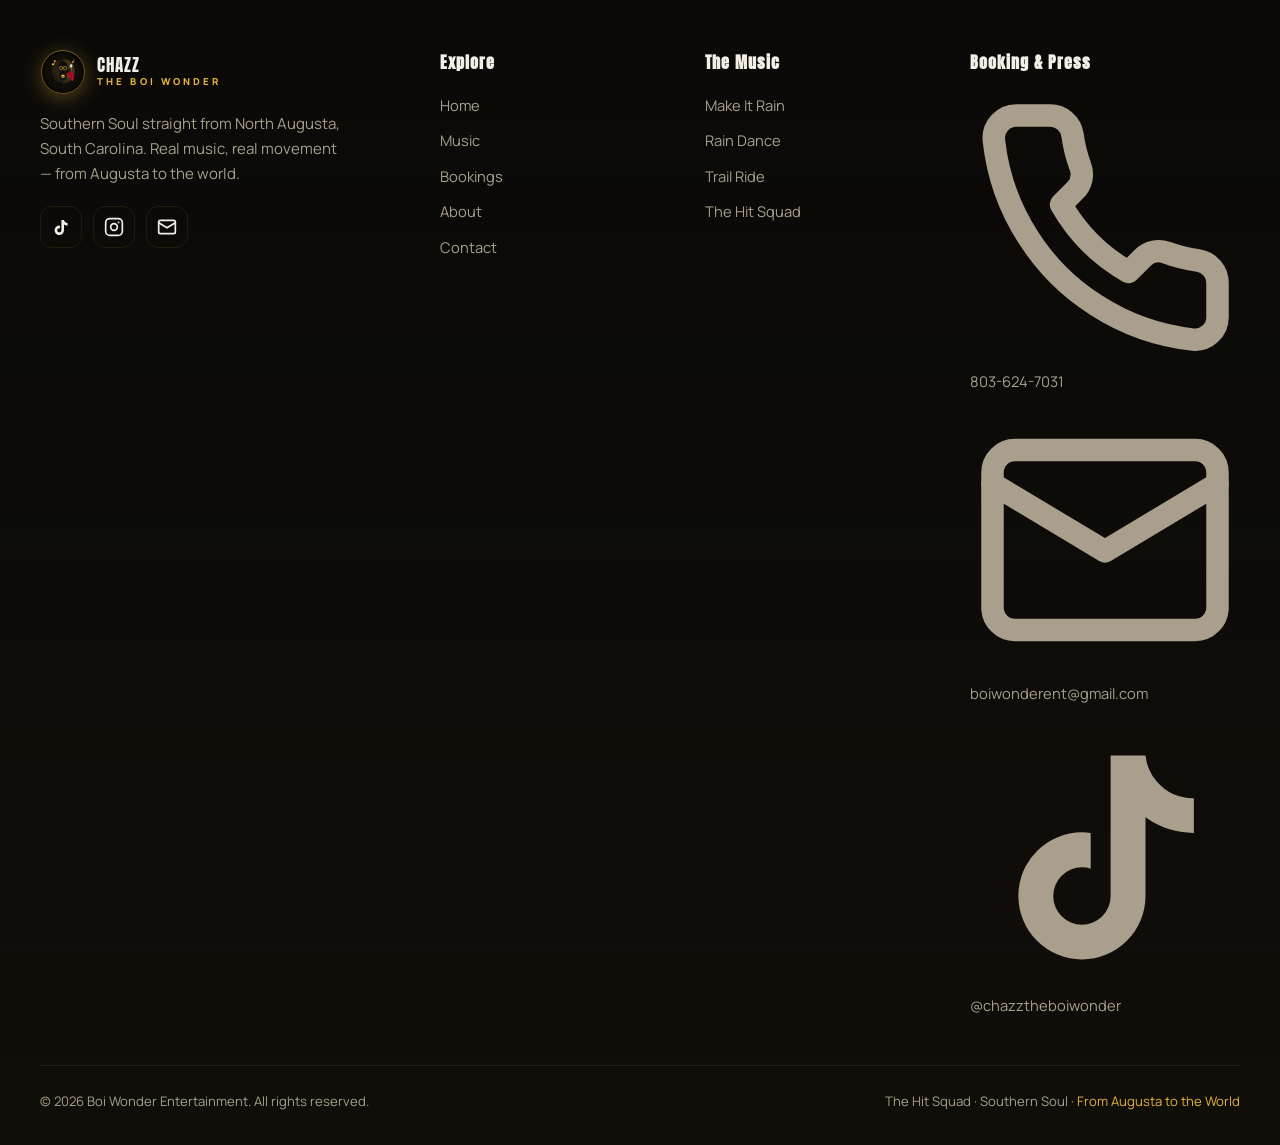
<file: bookings.html>
<!DOCTYPE html>
<html lang="en">
<head>
  <meta charset="UTF-8">
  <meta name="viewport" content="width=device-width, initial-scale=1.0">
  <title>Bookings | Book Chazz The Boi Wonder & The Hit Squad</title>
  <meta name="description" content="Book Chazz The Boi Wonder and The Hit Squad for trail rides, festivals and events, or inquire about features and custom Southern Soul records. Based in North Augusta, SC.">
  <meta name="keywords" content="Chazz The Boi Wonder, Southern Soul, Make It Rain, Rain Dance, Trail Ride, Boi Wonder Entertainment, North Augusta South Carolina, trail ride music, Southern Soul artist, The Hit Squad">
  <meta name="author" content="Boi Wonder Entertainment">
  <meta name="theme-color" content="#0b0a08">
  <!-- Open Graph -->
  <meta property="og:type" content="music.musician">
  <meta property="og:title" content="Bookings | Book Chazz The Boi Wonder & The Hit Squad">
  <meta property="og:description" content="Book Chazz The Boi Wonder and The Hit Squad for trail rides, festivals and events, or inquire about features and custom Southern Soul records. Based in North Augusta, SC.">
  <meta property="og:image" content="assets/images/make-it-rain.jpg">
  <meta property="og:site_name" content="Chazz The Boi Wonder">
  <meta name="twitter:card" content="summary_large_image">
  <link rel="icon" type="image/svg+xml" href="assets/logo.svg">
  <link rel="preconnect" href="https://fonts.googleapis.com">
  <link rel="preconnect" href="https://fonts.gstatic.com" crossorigin>
  <link href="https://fonts.googleapis.com/css2?family=Anton&family=Manrope:wght@400;500;600;700;800&family=Playfair+Display:ital,wght@1,500;1,600&display=swap" rel="stylesheet">
  <link rel="stylesheet" href="css/style.css">
  <script type="application/ld+json">
  {
    "@context":"https://schema.org","@type":"MusicGroup","name":"Chazz The Boi Wonder",
    "genre":"Southern Soul","foundingLocation":"North Augusta, South Carolina",
    "email":"boiwonderent@gmail.com","telephone":"+1-803-624-7031",
    "sameAs":["https://www.tiktok.com/@chazztheboiwonder","https://www.instagram.com/chazztheboiwonder"],
    "label":{"@type":"Organization","name":"Boi Wonder Entertainment"}
  }
  </script>
</head>
<body>
  <div class="preload"><div class="pd"><img src="assets/logo.svg" alt=""></div></div>

  <header class="nav">
    <div class="wrap nav-inner">
      <a href="index.html" class="brand" aria-label="Chazz The Boi Wonder home">
        <img src="assets/logo.svg" alt="Boi Wonder Entertainment logo">
        <span class="brand-name"><span class="b1">CHAZZ</span><span class="b2">THE BOI WONDER</span></span>
      </a>
      <nav class="nav-links" aria-label="Primary">
        <a href="index.html">Home</a>
        <a href="music.html">Music</a>
        <a href="bookings.html" class="active">Bookings</a>
        <a href="about.html">About</a>
        <a href="contact.html">Contact</a>
        <a href="contact.html" class="btn btn-gold nav-cta-mobile" style="display:none">Book Now</a>
      </nav>
      <a href="contact.html" class="btn btn-gold nav-cta">Book Chazz <svg viewBox="0 0 24 24" fill="none" stroke="currentColor" stroke-width="2.4" stroke-linecap="round" stroke-linejoin="round"><path d="M5 12h14M13 6l6 6-6 6"/></svg></a>
      <button class="nav-toggle" aria-label="Open menu" aria-expanded="false"><span></span><span></span><span></span></button>
    </div>
  </header>

  <main id="top">
    <section class="page-banner">
      <div class="hero-bg" style="background-image:url('assets/images/hero-bg.jpg');opacity:.5"></div>
      <div class="wrap">
        <p class="crumbs reveal in"><a href="index.html">Home</a> · Bookings</p>
        <h1 class="reveal in">Book <span class="gold-text">Chazz</span></h1>
        <p class="reveal in">Bring the movement to your event. Performance inquiries are open — every booking is custom-quoted, so reach out and let’s build it.</p>
      </div>
    </section>

    <section class="section" style="padding-top:2rem">
      <div class="wrap">
        <div class="section-head center reveal">
          <span class="eyebrow">Inquiry-Based</span>
          <h2>Ways to work with Chazz</h2>
          <p class="lead center">Pricing depends on date, location, and scope. Pick what fits, send your details, and you’ll get a custom quote back.</p>
        </div>
        <div class="tiers">
          <div class="tier reveal">
            <h3>Feature Verse</h3>
            <div class="price">Inquire <small>/ per record</small></div>
            <p class="desc">A Chazz The Boi Wonder verse or hook on your Southern Soul record.</p>
            <ul>
              <li><svg viewBox="0 0 24 24" fill="none" stroke="currentColor" stroke-width="2.4" stroke-linecap="round" stroke-linejoin="round"><path d="M20 6L9 17l-5-5"/></svg> Original written verse or hook</li>
              <li><svg viewBox="0 0 24 24" fill="none" stroke="currentColor" stroke-width="2.4" stroke-linecap="round" stroke-linejoin="round"><path d="M20 6L9 17l-5-5"/></svg> Recorded &amp; delivered studio-ready</li>
              <li><svg viewBox="0 0 24 24" fill="none" stroke="currentColor" stroke-width="2.4" stroke-linecap="round" stroke-linejoin="round"><path d="M20 6L9 17l-5-5"/></svg> One revision pass included</li>
              <li><svg viewBox="0 0 24 24" fill="none" stroke="currentColor" stroke-width="2.4" stroke-linecap="round" stroke-linejoin="round"><path d="M20 6L9 17l-5-5"/></svg> Social shout-out on release</li>
            </ul>
            <a href="contact.html" class="btn btn-ghost">Request A Quote</a>
          </div>

          <div class="tier popular reveal d1">
            <span class="pop-flag">★ Most Requested</span>
            <h3>Live Performance</h3>
            <div class="price">Inquire <small>/ per event</small></div>
            <p class="desc">Chazz live for your trail ride, festival, club, or private event.</p>
            <ul>
              <li><svg viewBox="0 0 24 24" fill="none" stroke="currentColor" stroke-width="2.4" stroke-linecap="round" stroke-linejoin="round"><path d="M20 6L9 17l-5-5"/></svg> Full live set of Southern Soul hits</li>
              <li><svg viewBox="0 0 24 24" fill="none" stroke="currentColor" stroke-width="2.4" stroke-linecap="round" stroke-linejoin="round"><path d="M20 6L9 17l-5-5"/></svg> “Make It Rain” + the Rain Dance moment</li>
              <li><svg viewBox="0 0 24 24" fill="none" stroke="currentColor" stroke-width="2.4" stroke-linecap="round" stroke-linejoin="round"><path d="M20 6L9 17l-5-5"/></svg> The Hit Squad add-on available</li>
              <li><svg viewBox="0 0 24 24" fill="none" stroke="currentColor" stroke-width="2.4" stroke-linecap="round" stroke-linejoin="round"><path d="M20 6L9 17l-5-5"/></svg> Promo support leading up to the date</li>
              <li><svg viewBox="0 0 24 24" fill="none" stroke="currentColor" stroke-width="2.4" stroke-linecap="round" stroke-linejoin="round"><path d="M20 6L9 17l-5-5"/></svg> Custom set length for your event</li>
            </ul>
            <a href="contact.html" class="btn btn-gold">Check Availability</a>
          </div>

          <div class="tier reveal d2">
            <h3>Custom Record</h3>
            <div class="price">Inquire <small>/ per project</small></div>
            <p class="desc">A made-for-you Southern Soul or trail-ride record, written &amp; produced by Chazz.</p>
            <ul>
              <li><svg viewBox="0 0 24 24" fill="none" stroke="currentColor" stroke-width="2.4" stroke-linecap="round" stroke-linejoin="round"><path d="M20 6L9 17l-5-5"/></svg> Original song built to your theme</li>
              <li><svg viewBox="0 0 24 24" fill="none" stroke="currentColor" stroke-width="2.4" stroke-linecap="round" stroke-linejoin="round"><path d="M20 6L9 17l-5-5"/></svg> Written &amp; produced end-to-end</li>
              <li><svg viewBox="0 0 24 24" fill="none" stroke="currentColor" stroke-width="2.4" stroke-linecap="round" stroke-linejoin="round"><path d="M20 6L9 17l-5-5"/></svg> Studio engineering by “The Wizard”</li>
              <li><svg viewBox="0 0 24 24" fill="none" stroke="currentColor" stroke-width="2.4" stroke-linecap="round" stroke-linejoin="round"><path d="M20 6L9 17l-5-5"/></svg> Full ownership terms discussed upfront</li>
            </ul>
            <a href="contact.html" class="btn btn-ghost">Start A Project</a>
          </div>
        </div>

        <p class="form-note center" style="margin-top:1.6rem;text-align:center">
          Note: Chazz is currently focused on releasing new music and building his catalog, so live dates are limited — early inquiries are encouraged.
        </p>
      </div>
    </section>

    <!-- How it works -->
    <section class="section" style="padding-top:0">
      <div class="wrap">
        <div class="section-head reveal">
          <span class="eyebrow">How It Works</span>
          <h2>From inquiry to <span class="gold-text">showtime</span></h2>
        </div>
        <div class="why">
          <div class="why-item reveal"><span class="n">01</span><h4>Send Details</h4><p>Tell us the date, location, and what you’re planning. The more detail, the faster the quote.</p></div>
          <div class="why-item reveal d1"><span class="n">02</span><h4>Get A Quote</h4><p>You’ll receive a custom quote and availability — no generic pricing, built around your event.</p></div>
          <div class="why-item reveal d2"><span class="n">03</span><h4>Lock It In</h4><p>Confirm the booking, line up promo, and get ready to make it rain.</p></div>
        </div>
      </div>
    </section>

    <!-- FAQ -->
    <section class="section" style="padding-top:0">
      <div class="wrap">
        <div class="section-head center reveal">
          <span class="eyebrow">FAQ</span>
          <h2>Good to know</h2>
        </div>
        <div class="faq">
          <div class="acc reveal"><button class="acc-q" aria-expanded="false">Where is Chazz based and does he travel? <span class="pm">+</span></button><div class="acc-a"><p>Chazz The Boi Wonder is based in North Augusta, South Carolina, in the greater Augusta, GA area. Travel for events is available and factored into your custom quote.</p></div></div>
          <div class="acc reveal"><button class="acc-q" aria-expanded="false">Can I book The Hit Squad too? <span class="pm">+</span></button><div class="acc-a"><p>Yes. The Hit Squad dancers can be added to a live performance to bring the full “Make It Rain” experience. Mention it in your inquiry.</p></div></div>
          <div class="acc reveal"><button class="acc-q" aria-expanded="false">How far in advance should I book? <span class="pm">+</span></button><div class="acc-a"><p>Because live dates are currently limited while Chazz focuses on new releases, the earlier you reach out, the better your chances of locking your date.</p></div></div>
          <div class="acc reveal"><button class="acc-q" aria-expanded="false">Can Chazz create a custom song for my event or brand? <span class="pm">+</span></button><div class="acc-a"><p>Absolutely. Custom Southern Soul and trail-ride records can be written and produced to fit your theme. Reach out with your idea to get started.</p></div></div>
          <div class="acc reveal"><button class="acc-q" aria-expanded="false">How do I get a quote? <span class="pm">+</span></button><div class="acc-a"><p>Use the contact form, email <a href="mailto:boiwonderent@gmail.com" style="color:var(--gold)">boiwonderent@gmail.com</a>, or call <a href="tel:+18036247031" style="color:var(--gold)">803-624-7031</a>.</p></div></div>
        </div>
      </div>
    </section>

    <section class="section" style="padding-top:0">
      <div class="wrap"><div class="cta-band reveal">
        <div class="cta-bg" style="background-image:url('assets/images/cta-bg.jpg')"></div>
        <h2>Ready to <span class="gold-text">make it rain?</span></h2>
        <p>Send your event details and get a custom quote back.</p>
        <div class="cta-actions">
          <a href="contact.html" class="btn btn-gold btn-lg">Request A Quote <svg viewBox="0 0 24 24" fill="none" stroke="currentColor" stroke-width="2.4" stroke-linecap="round" stroke-linejoin="round"><path d="M5 12h14M13 6l6 6-6 6"/></svg></a>
          <a href="tel:+18036247031" class="btn btn-ghost btn-lg"><svg viewBox="0 0 24 24" fill="none" stroke="currentColor" stroke-width="2" stroke-linecap="round" stroke-linejoin="round"><path d="M22 16.92v3a2 2 0 0 1-2.18 2 19.8 19.8 0 0 1-8.63-3.07 19.5 19.5 0 0 1-6-6 19.8 19.8 0 0 1-3.07-8.67A2 2 0 0 1 4.11 2h3a2 2 0 0 1 2 1.72c.13.96.36 1.9.7 2.81a2 2 0 0 1-.45 2.11L8.09 9.91a16 16 0 0 0 6 6l1.27-1.27a2 2 0 0 1 2.11-.45c.91.34 1.85.57 2.81.7A2 2 0 0 1 22 16.92z"/></svg> 803-624-7031</a>
        </div>
      </div></div>
    </section>
  </main>

  <footer class="footer">
    <div class="wrap">
      <div class="footer-grid">
        <div class="footer-about reveal">
          <a href="index.html" class="brand">
            <img src="assets/logo.svg" alt="Boi Wonder Entertainment logo">
            <span class="brand-name"><span class="b1">CHAZZ</span><span class="b2">THE BOI WONDER</span></span>
          </a>
          <p>Southern Soul straight from North Augusta, South Carolina. Real music, real movement — from Augusta to the world.</p>
          <div class="socials">
            <a href="https://www.tiktok.com/@chazztheboiwonder" target="_blank" rel="noopener" aria-label="TikTok"><svg viewBox="0 0 24 24" fill="currentColor"><path d="M16.6 5.82a4.28 4.28 0 0 1-1-2.32h-3.1v12.5a2.55 2.55 0 1 1-2.55-2.55c.27 0 .53.04.78.12V10.4a5.66 5.66 0 0 0-.78-.06 5.65 5.65 0 1 0 5.65 5.65V9.01a7.3 7.3 0 0 0 4.3 1.38V7.3a4.28 4.28 0 0 1-3.3-1.48z"/></svg></a>
            <a href="https://www.instagram.com/chazztheboiwonder" target="_blank" rel="noopener" aria-label="Instagram"><svg viewBox="0 0 24 24" fill="none" stroke="currentColor" stroke-width="2" stroke-linecap="round" stroke-linejoin="round"><rect x="2" y="2" width="20" height="20" rx="5"/><circle cx="12" cy="12" r="4"/><circle cx="17.5" cy="6.5" r="1" fill="currentColor" stroke="none"/></svg></a>
            <a href="mailto:boiwonderent@gmail.com" aria-label="Email"><svg viewBox="0 0 24 24" fill="none" stroke="currentColor" stroke-width="2" stroke-linecap="round" stroke-linejoin="round"><rect x="2" y="4" width="20" height="16" rx="2"/><path d="m22 7-10 6L2 7"/></svg></a>
          </div>
        </div>
        <div class="reveal d1">
          <h5>Explore</h5>
          <div class="footer-links">
            <a href="index.html">Home</a><a href="music.html">Music</a>
            <a href="bookings.html">Bookings</a><a href="about.html">About</a>
            <a href="contact.html">Contact</a>
          </div>
        </div>
        <div class="reveal d2">
          <h5>The Music</h5>
          <div class="footer-links">
            <a href="music.html">Make It Rain</a><a href="music.html">Rain Dance</a>
            <a href="music.html">Trail Ride</a><a href="about.html">The Hit Squad</a>
          </div>
        </div>
        <div class="reveal d3">
          <h5>Booking & Press</h5>
          <div class="footer-links">
            <a href="tel:+18036247031"><svg viewBox="0 0 24 24" fill="none" stroke="currentColor" stroke-width="2" stroke-linecap="round" stroke-linejoin="round"><path d="M22 16.92v3a2 2 0 0 1-2.18 2 19.8 19.8 0 0 1-8.63-3.07 19.5 19.5 0 0 1-6-6 19.8 19.8 0 0 1-3.07-8.67A2 2 0 0 1 4.11 2h3a2 2 0 0 1 2 1.72c.13.96.36 1.9.7 2.81a2 2 0 0 1-.45 2.11L8.09 9.91a16 16 0 0 0 6 6l1.27-1.27a2 2 0 0 1 2.11-.45c.91.34 1.85.57 2.81.7A2 2 0 0 1 22 16.92z"/></svg> 803-624-7031</a>
            <a href="mailto:boiwonderent@gmail.com"><svg viewBox="0 0 24 24" fill="none" stroke="currentColor" stroke-width="2" stroke-linecap="round" stroke-linejoin="round"><rect x="2" y="4" width="20" height="16" rx="2"/><path d="m22 7-10 6L2 7"/></svg> boiwonderent@gmail.com</a>
            <a href="https://www.tiktok.com/@chazztheboiwonder" target="_blank" rel="noopener"><svg viewBox="0 0 24 24" fill="currentColor"><path d="M16.6 5.82a4.28 4.28 0 0 1-1-2.32h-3.1v12.5a2.55 2.55 0 1 1-2.55-2.55c.27 0 .53.04.78.12V10.4a5.66 5.66 0 0 0-.78-.06 5.65 5.65 0 1 0 5.65 5.65V9.01a7.3 7.3 0 0 0 4.3 1.38V7.3a4.28 4.28 0 0 1-3.3-1.48z"/></svg> @chazztheboiwonder</a>
          </div>
        </div>
      </div>
      <div class="footer-bottom">
        <span>&copy; <span class="js-year">2026</span> Boi Wonder Entertainment. All rights reserved.</span>
        <span>The Hit Squad · Southern Soul · <a href="about.html">From Augusta to the World</a></span>
      </div>
    </div>
  </footer>

  <a href="#top" class="to-top" aria-label="Back to top"><svg viewBox="0 0 24 24" fill="none" stroke="currentColor" stroke-width="2.4" stroke-linecap="round" stroke-linejoin="round"><path d="M12 19V5M5 12l7-7 7 7"/></svg></a>
  <a href="mailto:boiwonderent@gmail.com" class="quick-contact" aria-label="Quick contact"><svg viewBox="0 0 24 24" fill="none" stroke="currentColor" stroke-width="2" stroke-linecap="round" stroke-linejoin="round"><path d="M21 15a2 2 0 0 1-2 2H7l-4 4V5a2 2 0 0 1 2-2h14a2 2 0 0 1 2 2z"/></svg></a>

  <script src="js/script.js"></script>
</body>
</html>
</file>
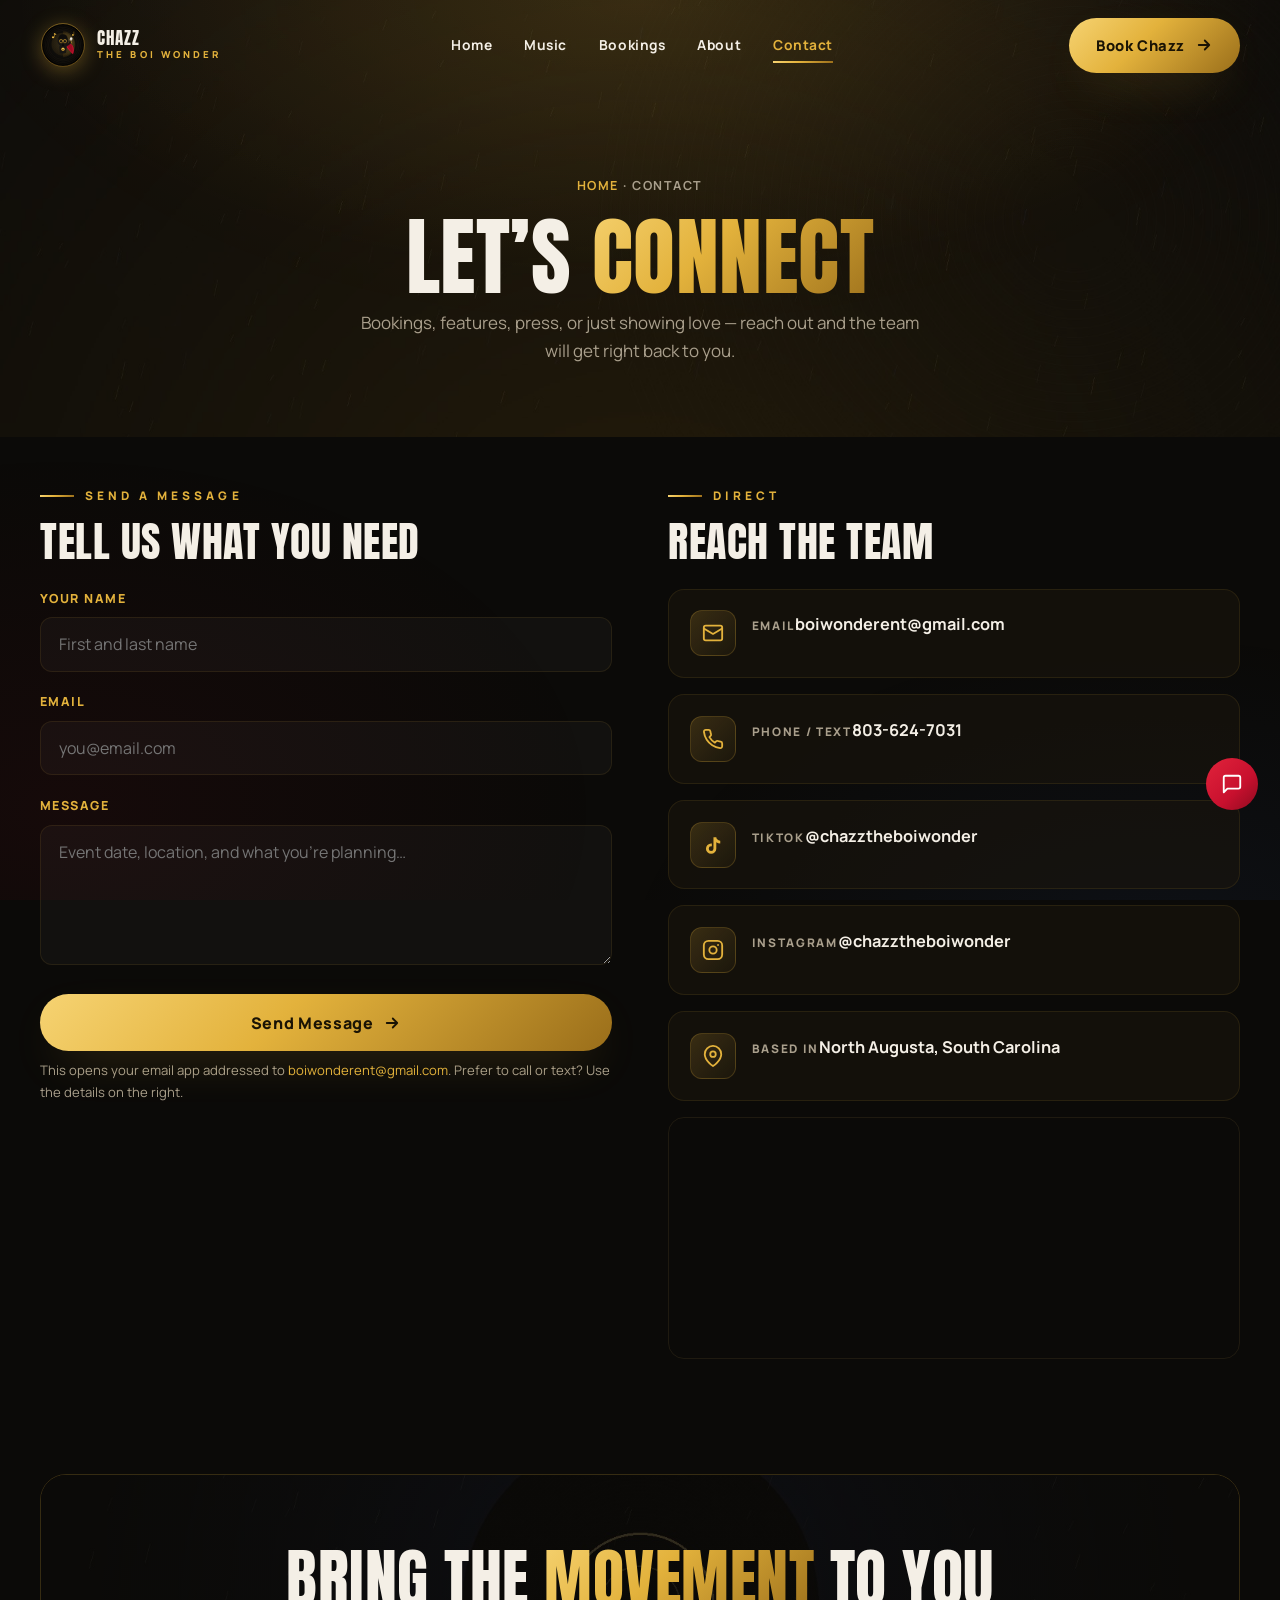
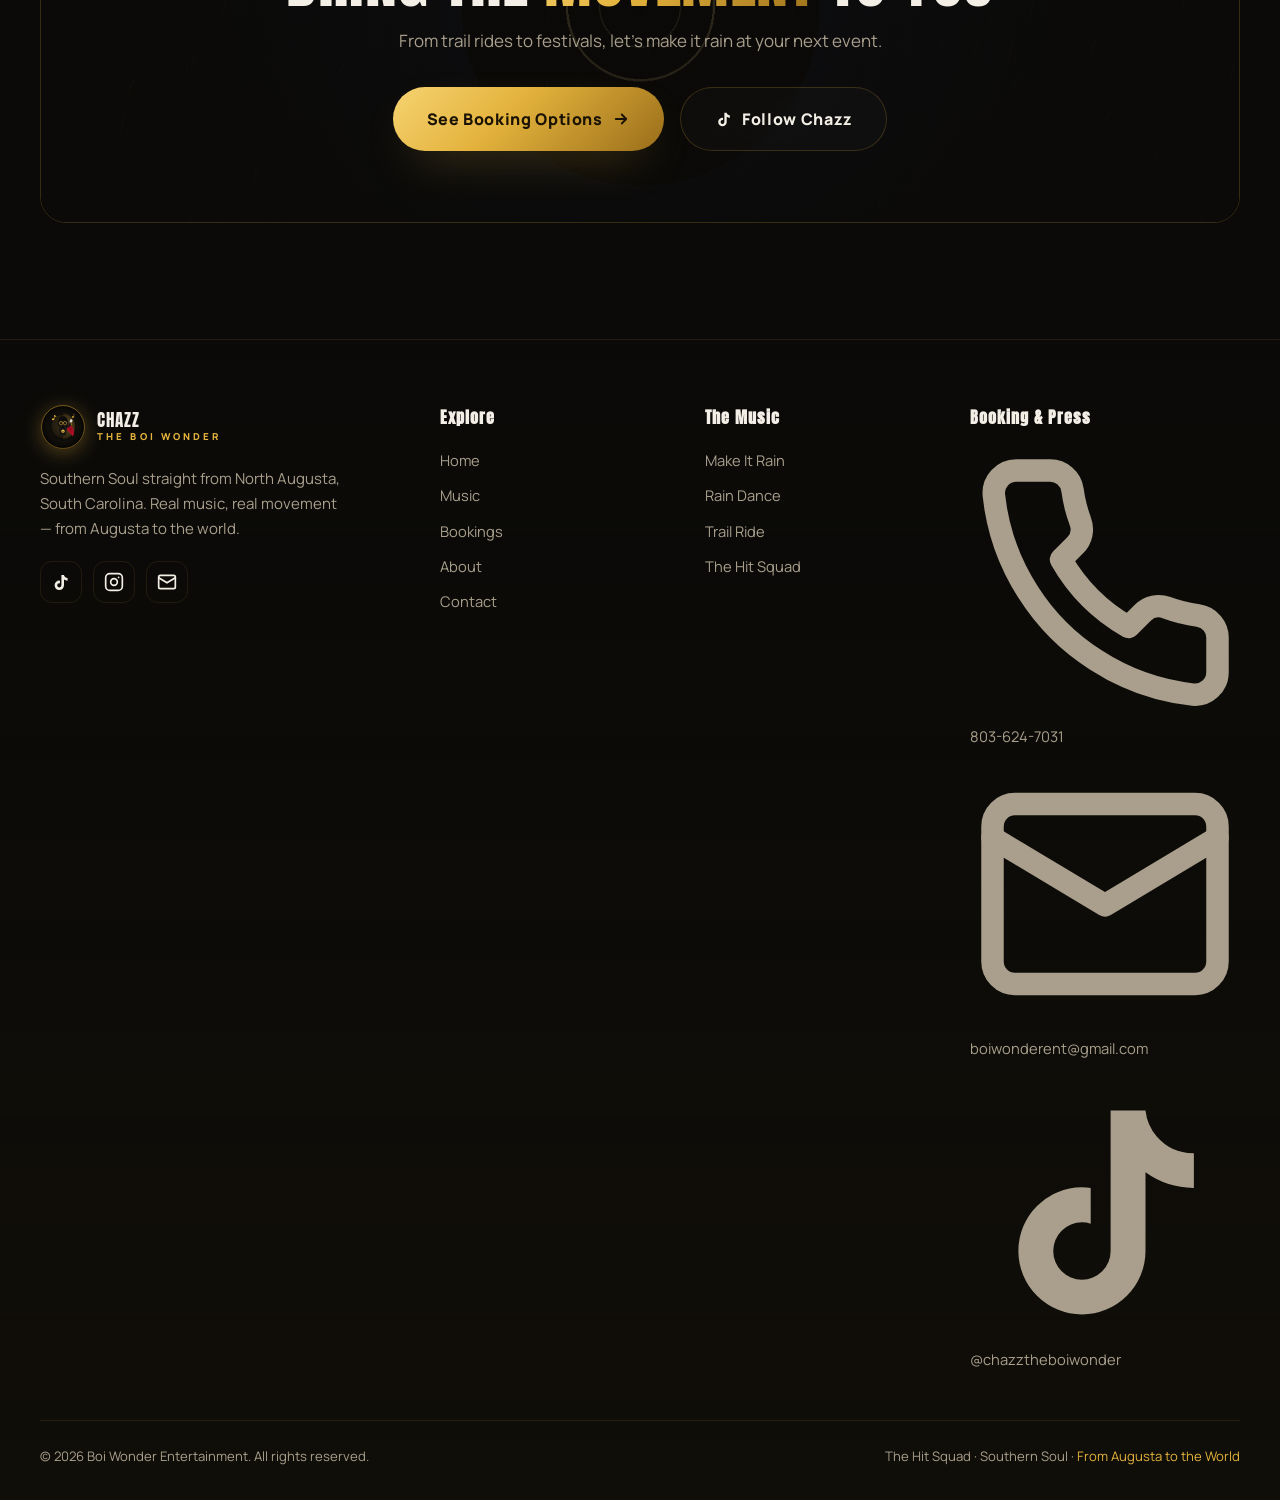
<file: contact.html>
<!DOCTYPE html>
<html lang="en">
<head>
  <meta charset="UTF-8">
  <meta name="viewport" content="width=device-width, initial-scale=1.0">
  <title>Contact & Booking | Chazz The Boi Wonder</title>
  <meta name="description" content="Contact Chazz The Boi Wonder and Boi Wonder Entertainment for bookings, features, and press. Email boiwonderent@gmail.com or call 803-624-7031. North Augusta, SC.">
  <meta name="keywords" content="Chazz The Boi Wonder, Southern Soul, Make It Rain, Rain Dance, Trail Ride, Boi Wonder Entertainment, North Augusta South Carolina, trail ride music, Southern Soul artist, The Hit Squad">
  <meta name="author" content="Boi Wonder Entertainment">
  <meta name="theme-color" content="#0b0a08">
  <!-- Open Graph -->
  <meta property="og:type" content="music.musician">
  <meta property="og:title" content="Contact & Booking | Chazz The Boi Wonder">
  <meta property="og:description" content="Contact Chazz The Boi Wonder and Boi Wonder Entertainment for bookings, features, and press. Email boiwonderent@gmail.com or call 803-624-7031. North Augusta, SC.">
  <meta property="og:image" content="assets/images/make-it-rain.jpg">
  <meta property="og:site_name" content="Chazz The Boi Wonder">
  <meta name="twitter:card" content="summary_large_image">
  <link rel="icon" type="image/svg+xml" href="assets/logo.svg">
  <link rel="preconnect" href="https://fonts.googleapis.com">
  <link rel="preconnect" href="https://fonts.gstatic.com" crossorigin>
  <link href="https://fonts.googleapis.com/css2?family=Anton&family=Manrope:wght@400;500;600;700;800&family=Playfair+Display:ital,wght@1,500;1,600&display=swap" rel="stylesheet">
  <link rel="stylesheet" href="css/style.css">
  <script type="application/ld+json">
  {
    "@context":"https://schema.org","@type":"MusicGroup","name":"Chazz The Boi Wonder",
    "genre":"Southern Soul","foundingLocation":"North Augusta, South Carolina",
    "email":"boiwonderent@gmail.com","telephone":"+1-803-624-7031",
    "sameAs":["https://www.tiktok.com/@chazztheboiwonder","https://www.instagram.com/chazztheboiwonder"],
    "label":{"@type":"Organization","name":"Boi Wonder Entertainment"}
  }
  </script>
</head>
<body>
  <div class="preload"><div class="pd"><img src="assets/logo.svg" alt=""></div></div>

  <header class="nav">
    <div class="wrap nav-inner">
      <a href="index.html" class="brand" aria-label="Chazz The Boi Wonder home">
        <img src="assets/logo.svg" alt="Boi Wonder Entertainment logo">
        <span class="brand-name"><span class="b1">CHAZZ</span><span class="b2">THE BOI WONDER</span></span>
      </a>
      <nav class="nav-links" aria-label="Primary">
        <a href="index.html">Home</a>
        <a href="music.html">Music</a>
        <a href="bookings.html">Bookings</a>
        <a href="about.html">About</a>
        <a href="contact.html" class="active">Contact</a>
        <a href="contact.html" class="btn btn-gold nav-cta-mobile" style="display:none">Book Now</a>
      </nav>
      <a href="contact.html" class="btn btn-gold nav-cta">Book Chazz <svg viewBox="0 0 24 24" fill="none" stroke="currentColor" stroke-width="2.4" stroke-linecap="round" stroke-linejoin="round"><path d="M5 12h14M13 6l6 6-6 6"/></svg></a>
      <button class="nav-toggle" aria-label="Open menu" aria-expanded="false"><span></span><span></span><span></span></button>
    </div>
  </header>

  <main id="top">
    <section class="page-banner">
      <div class="hero-bg" style="background-image:url('assets/images/hero-bg.jpg');opacity:.5"></div>
      <div class="wrap">
        <p class="crumbs reveal in"><a href="index.html">Home</a> · Contact</p>
        <h1 class="reveal in">Let’s <span class="gold-text">Connect</span></h1>
        <p class="reveal in">Bookings, features, press, or just showing love — reach out and the team will get right back to you.</p>
      </div>
    </section>

    <section class="section" style="padding-top:2.5rem">
      <div class="wrap">
        <div class="contact-grid">
          <div class="reveal">
            <span class="eyebrow">Send A Message</span>
            <h2 style="font-size:clamp(1.8rem,4vw,2.6rem);margin:1rem 0 1.6rem">Tell us what you need</h2>
            <form id="contactForm" novalidate>
              <div class="field">
                <label for="name">Your Name</label>
                <input id="name" name="name" type="text" placeholder="First and last name" required>
              </div>
              <div class="field">
                <label for="email">Email</label>
                <input id="email" name="email" type="email" placeholder="you@email.com" required>
              </div>
              <div class="field">
                <label for="message">Message</label>
                <textarea id="message" name="message" placeholder="Event date, location, and what you’re planning…" required></textarea>
              </div>
              <button type="submit" class="btn btn-gold btn-lg" style="width:100%;justify-content:center">Send Message <svg viewBox="0 0 24 24" fill="none" stroke="currentColor" stroke-width="2.4" stroke-linecap="round" stroke-linejoin="round"><path d="M5 12h14M13 6l6 6-6 6"/></svg></button>
              <p class="form-status form-note" role="status" aria-live="polite"></p>
              <p class="form-note">This opens your email app addressed to <a href="mailto:boiwonderent@gmail.com" style="color:var(--gold)">boiwonderent@gmail.com</a>. Prefer to call or text? Use the details on the right.</p>
            </form>
          </div>

          <div class="reveal d1">
            <span class="eyebrow">Direct</span>
            <h2 style="font-size:clamp(1.8rem,4vw,2.6rem);margin:1rem 0 1.6rem">Reach the team</h2>
            <div class="contact-info">
              <a class="info-row" href="mailto:boiwonderent@gmail.com">
                <span class="ic"><svg viewBox="0 0 24 24" fill="none" stroke="currentColor" stroke-width="2" stroke-linecap="round" stroke-linejoin="round"><rect x="2" y="4" width="20" height="16" rx="2"/><path d="m22 7-10 6L2 7"/></svg></span><span><span class="t">Email</span><span class="v">boiwonderent@gmail.com</span></span>
              </a>
              <a class="info-row" href="tel:+18036247031">
                <span class="ic"><svg viewBox="0 0 24 24" fill="none" stroke="currentColor" stroke-width="2" stroke-linecap="round" stroke-linejoin="round"><path d="M22 16.92v3a2 2 0 0 1-2.18 2 19.8 19.8 0 0 1-8.63-3.07 19.5 19.5 0 0 1-6-6 19.8 19.8 0 0 1-3.07-8.67A2 2 0 0 1 4.11 2h3a2 2 0 0 1 2 1.72c.13.96.36 1.9.7 2.81a2 2 0 0 1-.45 2.11L8.09 9.91a16 16 0 0 0 6 6l1.27-1.27a2 2 0 0 1 2.11-.45c.91.34 1.85.57 2.81.7A2 2 0 0 1 22 16.92z"/></svg></span><span><span class="t">Phone / Text</span><span class="v">803-624-7031</span></span>
              </a>
              <a class="info-row" href="https://www.tiktok.com/@chazztheboiwonder" target="_blank" rel="noopener">
                <span class="ic"><svg viewBox="0 0 24 24" fill="currentColor"><path d="M16.6 5.82a4.28 4.28 0 0 1-1-2.32h-3.1v12.5a2.55 2.55 0 1 1-2.55-2.55c.27 0 .53.04.78.12V10.4a5.66 5.66 0 0 0-.78-.06 5.65 5.65 0 1 0 5.65 5.65V9.01a7.3 7.3 0 0 0 4.3 1.38V7.3a4.28 4.28 0 0 1-3.3-1.48z"/></svg></span><span><span class="t">TikTok</span><span class="v">@chazztheboiwonder</span></span>
              </a>
              <a class="info-row" href="https://www.instagram.com/chazztheboiwonder" target="_blank" rel="noopener">
                <span class="ic"><svg viewBox="0 0 24 24" fill="none" stroke="currentColor" stroke-width="2" stroke-linecap="round" stroke-linejoin="round"><rect x="2" y="2" width="20" height="20" rx="5"/><circle cx="12" cy="12" r="4"/><circle cx="17.5" cy="6.5" r="1" fill="currentColor" stroke="none"/></svg></span><span><span class="t">Instagram</span><span class="v">@chazztheboiwonder</span></span>
              </a>
              <div class="info-row">
                <span class="ic"><svg viewBox="0 0 24 24" fill="none" stroke="currentColor" stroke-width="2" stroke-linecap="round" stroke-linejoin="round"><path d="M21 10c0 7-9 13-9 13s-9-6-9-13a9 9 0 0 1 18 0z"/><circle cx="12" cy="10" r="3"/></svg></span><span><span class="t">Based In</span><span class="v">North Augusta, South Carolina</span></span>
              </div>
            </div>
            <div class="map-embed">
              <iframe title="North Augusta, South Carolina map" loading="lazy" referrerpolicy="no-referrer-when-downgrade"
                src="https://www.google.com/maps?q=North+Augusta,+South+Carolina&output=embed"></iframe>
            </div>
          </div>
        </div>
      </div>
    </section>

    <section class="section" style="padding-top:0">
      <div class="wrap"><div class="cta-band reveal">
        <div class="cta-bg" style="background-image:url('assets/images/cta-bg.jpg')"></div>
        <h2>Bring the <span class="gold-text">movement</span> to you</h2>
        <p>From trail rides to festivals, let’s make it rain at your next event.</p>
        <div class="cta-actions">
          <a href="bookings.html" class="btn btn-gold btn-lg">See Booking Options <svg viewBox="0 0 24 24" fill="none" stroke="currentColor" stroke-width="2.4" stroke-linecap="round" stroke-linejoin="round"><path d="M5 12h14M13 6l6 6-6 6"/></svg></a>
          <a href="https://www.tiktok.com/@chazztheboiwonder" target="_blank" rel="noopener" class="btn btn-ghost btn-lg"><svg viewBox="0 0 24 24" fill="currentColor"><path d="M16.6 5.82a4.28 4.28 0 0 1-1-2.32h-3.1v12.5a2.55 2.55 0 1 1-2.55-2.55c.27 0 .53.04.78.12V10.4a5.66 5.66 0 0 0-.78-.06 5.65 5.65 0 1 0 5.65 5.65V9.01a7.3 7.3 0 0 0 4.3 1.38V7.3a4.28 4.28 0 0 1-3.3-1.48z"/></svg> Follow Chazz</a>
        </div>
      </div></div>
    </section>
  </main>

  <footer class="footer">
    <div class="wrap">
      <div class="footer-grid">
        <div class="footer-about reveal">
          <a href="index.html" class="brand">
            <img src="assets/logo.svg" alt="Boi Wonder Entertainment logo">
            <span class="brand-name"><span class="b1">CHAZZ</span><span class="b2">THE BOI WONDER</span></span>
          </a>
          <p>Southern Soul straight from North Augusta, South Carolina. Real music, real movement — from Augusta to the world.</p>
          <div class="socials">
            <a href="https://www.tiktok.com/@chazztheboiwonder" target="_blank" rel="noopener" aria-label="TikTok"><svg viewBox="0 0 24 24" fill="currentColor"><path d="M16.6 5.82a4.28 4.28 0 0 1-1-2.32h-3.1v12.5a2.55 2.55 0 1 1-2.55-2.55c.27 0 .53.04.78.12V10.4a5.66 5.66 0 0 0-.78-.06 5.65 5.65 0 1 0 5.65 5.65V9.01a7.3 7.3 0 0 0 4.3 1.38V7.3a4.28 4.28 0 0 1-3.3-1.48z"/></svg></a>
            <a href="https://www.instagram.com/chazztheboiwonder" target="_blank" rel="noopener" aria-label="Instagram"><svg viewBox="0 0 24 24" fill="none" stroke="currentColor" stroke-width="2" stroke-linecap="round" stroke-linejoin="round"><rect x="2" y="2" width="20" height="20" rx="5"/><circle cx="12" cy="12" r="4"/><circle cx="17.5" cy="6.5" r="1" fill="currentColor" stroke="none"/></svg></a>
            <a href="mailto:boiwonderent@gmail.com" aria-label="Email"><svg viewBox="0 0 24 24" fill="none" stroke="currentColor" stroke-width="2" stroke-linecap="round" stroke-linejoin="round"><rect x="2" y="4" width="20" height="16" rx="2"/><path d="m22 7-10 6L2 7"/></svg></a>
          </div>
        </div>
        <div class="reveal d1">
          <h5>Explore</h5>
          <div class="footer-links">
            <a href="index.html">Home</a><a href="music.html">Music</a>
            <a href="bookings.html">Bookings</a><a href="about.html">About</a>
            <a href="contact.html">Contact</a>
          </div>
        </div>
        <div class="reveal d2">
          <h5>The Music</h5>
          <div class="footer-links">
            <a href="music.html">Make It Rain</a><a href="music.html">Rain Dance</a>
            <a href="music.html">Trail Ride</a><a href="about.html">The Hit Squad</a>
          </div>
        </div>
        <div class="reveal d3">
          <h5>Booking & Press</h5>
          <div class="footer-links">
            <a href="tel:+18036247031"><svg viewBox="0 0 24 24" fill="none" stroke="currentColor" stroke-width="2" stroke-linecap="round" stroke-linejoin="round"><path d="M22 16.92v3a2 2 0 0 1-2.18 2 19.8 19.8 0 0 1-8.63-3.07 19.5 19.5 0 0 1-6-6 19.8 19.8 0 0 1-3.07-8.67A2 2 0 0 1 4.11 2h3a2 2 0 0 1 2 1.72c.13.96.36 1.9.7 2.81a2 2 0 0 1-.45 2.11L8.09 9.91a16 16 0 0 0 6 6l1.27-1.27a2 2 0 0 1 2.11-.45c.91.34 1.85.57 2.81.7A2 2 0 0 1 22 16.92z"/></svg> 803-624-7031</a>
            <a href="mailto:boiwonderent@gmail.com"><svg viewBox="0 0 24 24" fill="none" stroke="currentColor" stroke-width="2" stroke-linecap="round" stroke-linejoin="round"><rect x="2" y="4" width="20" height="16" rx="2"/><path d="m22 7-10 6L2 7"/></svg> boiwonderent@gmail.com</a>
            <a href="https://www.tiktok.com/@chazztheboiwonder" target="_blank" rel="noopener"><svg viewBox="0 0 24 24" fill="currentColor"><path d="M16.6 5.82a4.28 4.28 0 0 1-1-2.32h-3.1v12.5a2.55 2.55 0 1 1-2.55-2.55c.27 0 .53.04.78.12V10.4a5.66 5.66 0 0 0-.78-.06 5.65 5.65 0 1 0 5.65 5.65V9.01a7.3 7.3 0 0 0 4.3 1.38V7.3a4.28 4.28 0 0 1-3.3-1.48z"/></svg> @chazztheboiwonder</a>
          </div>
        </div>
      </div>
      <div class="footer-bottom">
        <span>&copy; <span class="js-year">2026</span> Boi Wonder Entertainment. All rights reserved.</span>
        <span>The Hit Squad · Southern Soul · <a href="about.html">From Augusta to the World</a></span>
      </div>
    </div>
  </footer>

  <a href="#top" class="to-top" aria-label="Back to top"><svg viewBox="0 0 24 24" fill="none" stroke="currentColor" stroke-width="2.4" stroke-linecap="round" stroke-linejoin="round"><path d="M12 19V5M5 12l7-7 7 7"/></svg></a>
  <a href="mailto:boiwonderent@gmail.com" class="quick-contact" aria-label="Quick contact"><svg viewBox="0 0 24 24" fill="none" stroke="currentColor" stroke-width="2" stroke-linecap="round" stroke-linejoin="round"><path d="M21 15a2 2 0 0 1-2 2H7l-4 4V5a2 2 0 0 1 2-2h14a2 2 0 0 1 2 2z"/></svg></a>

  <script src="js/script.js"></script>
</body>
</html>
</file>
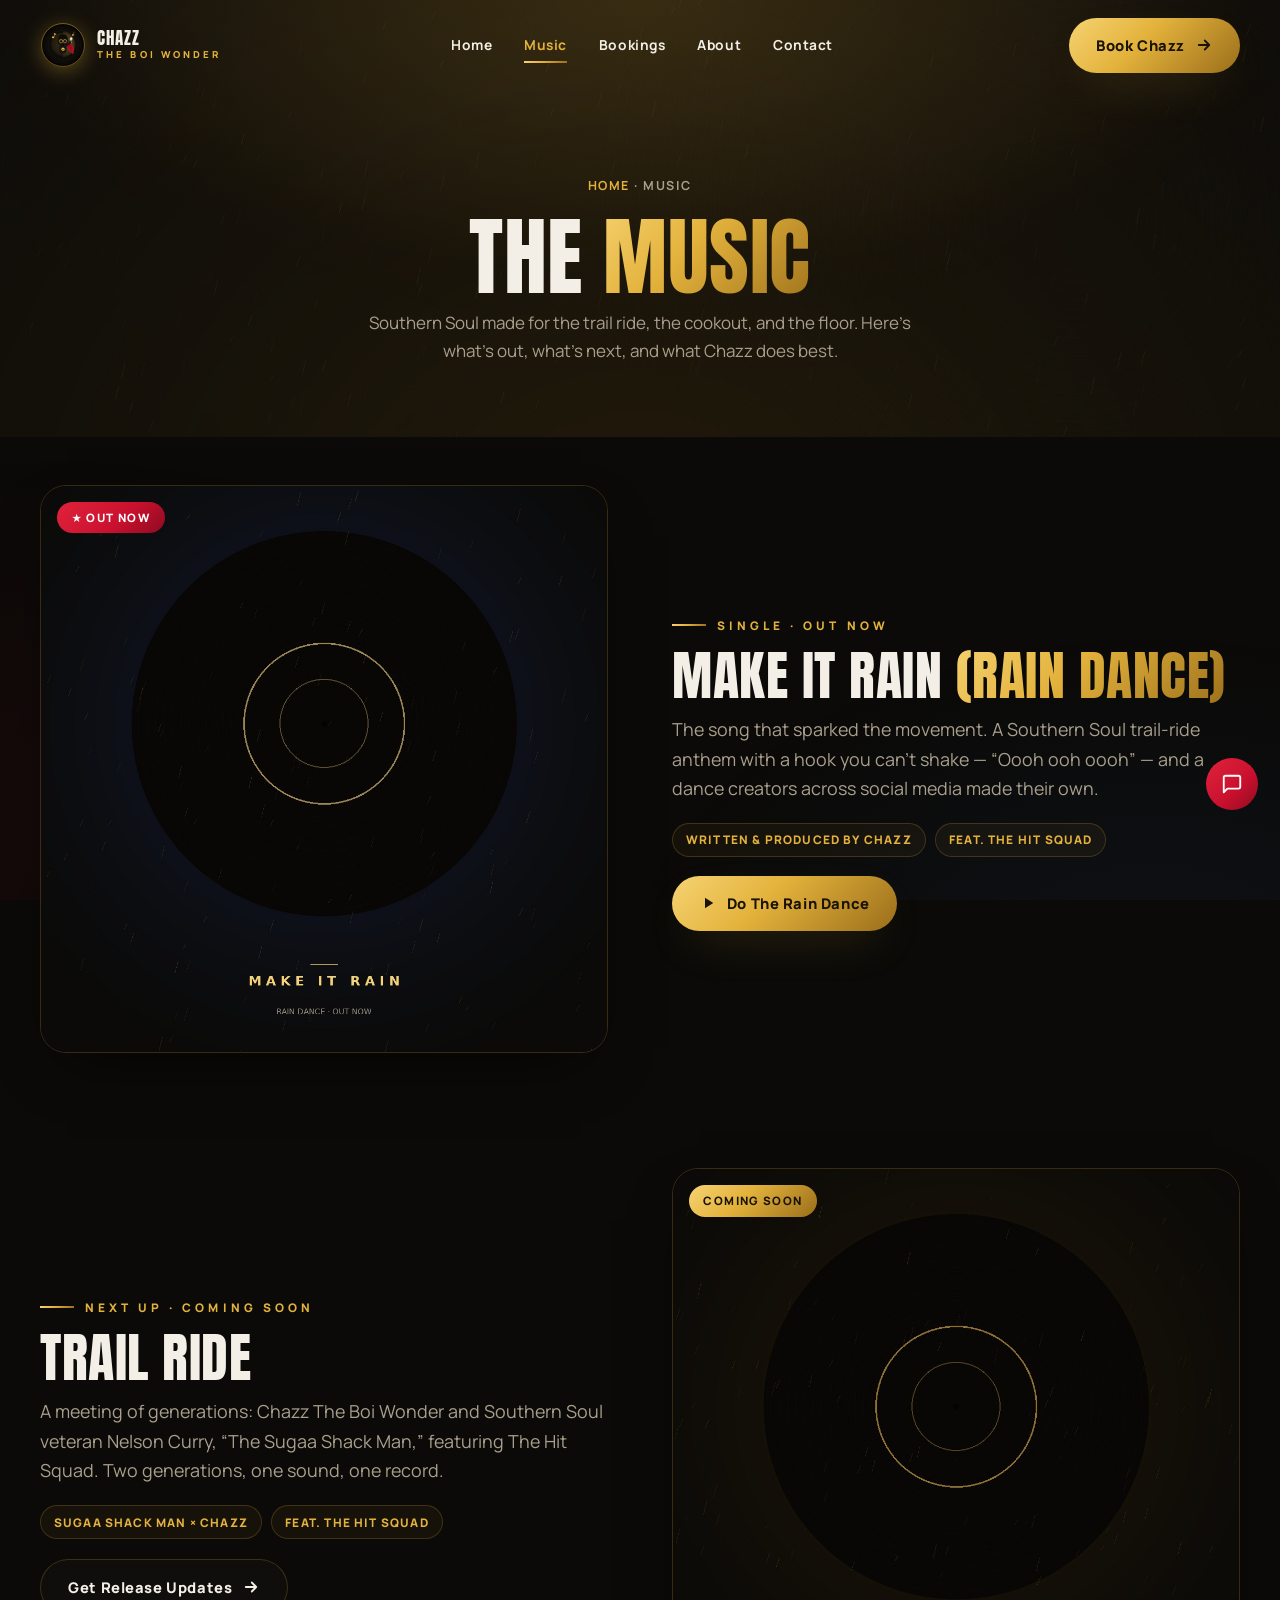
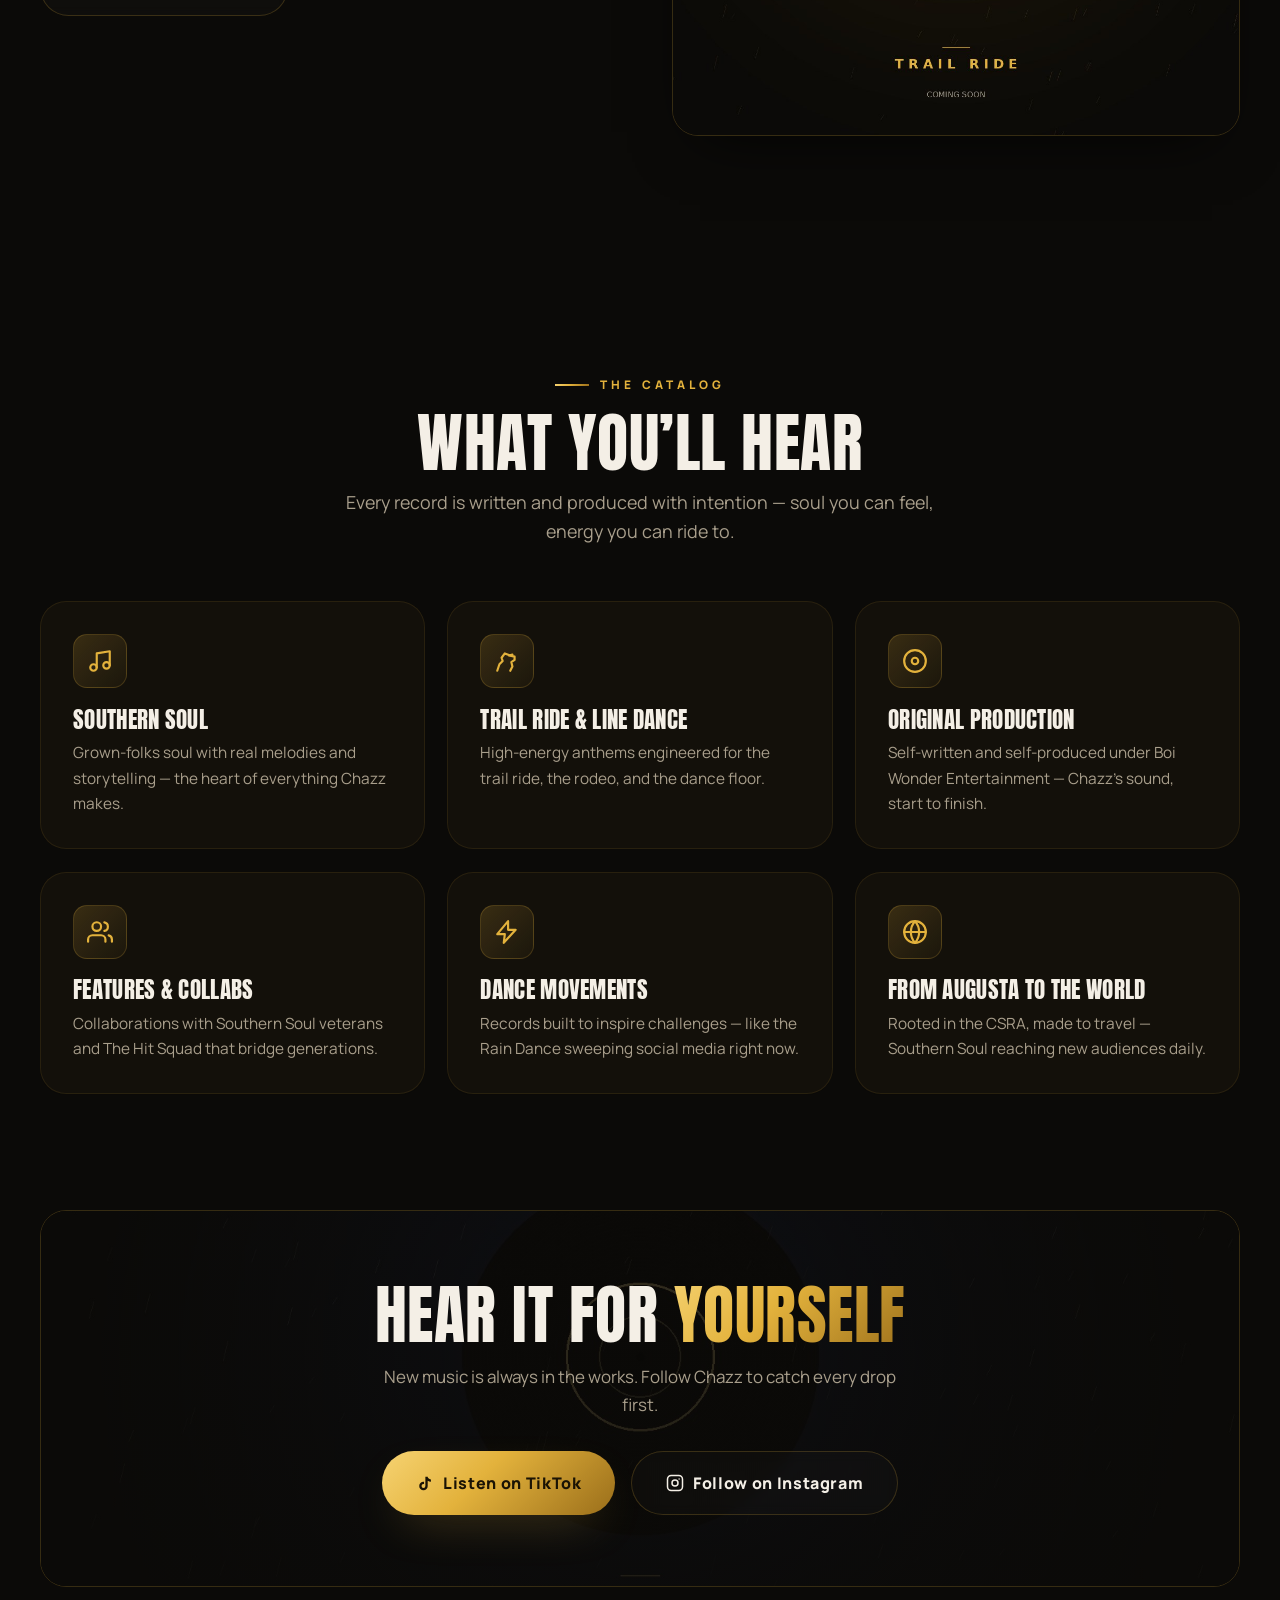
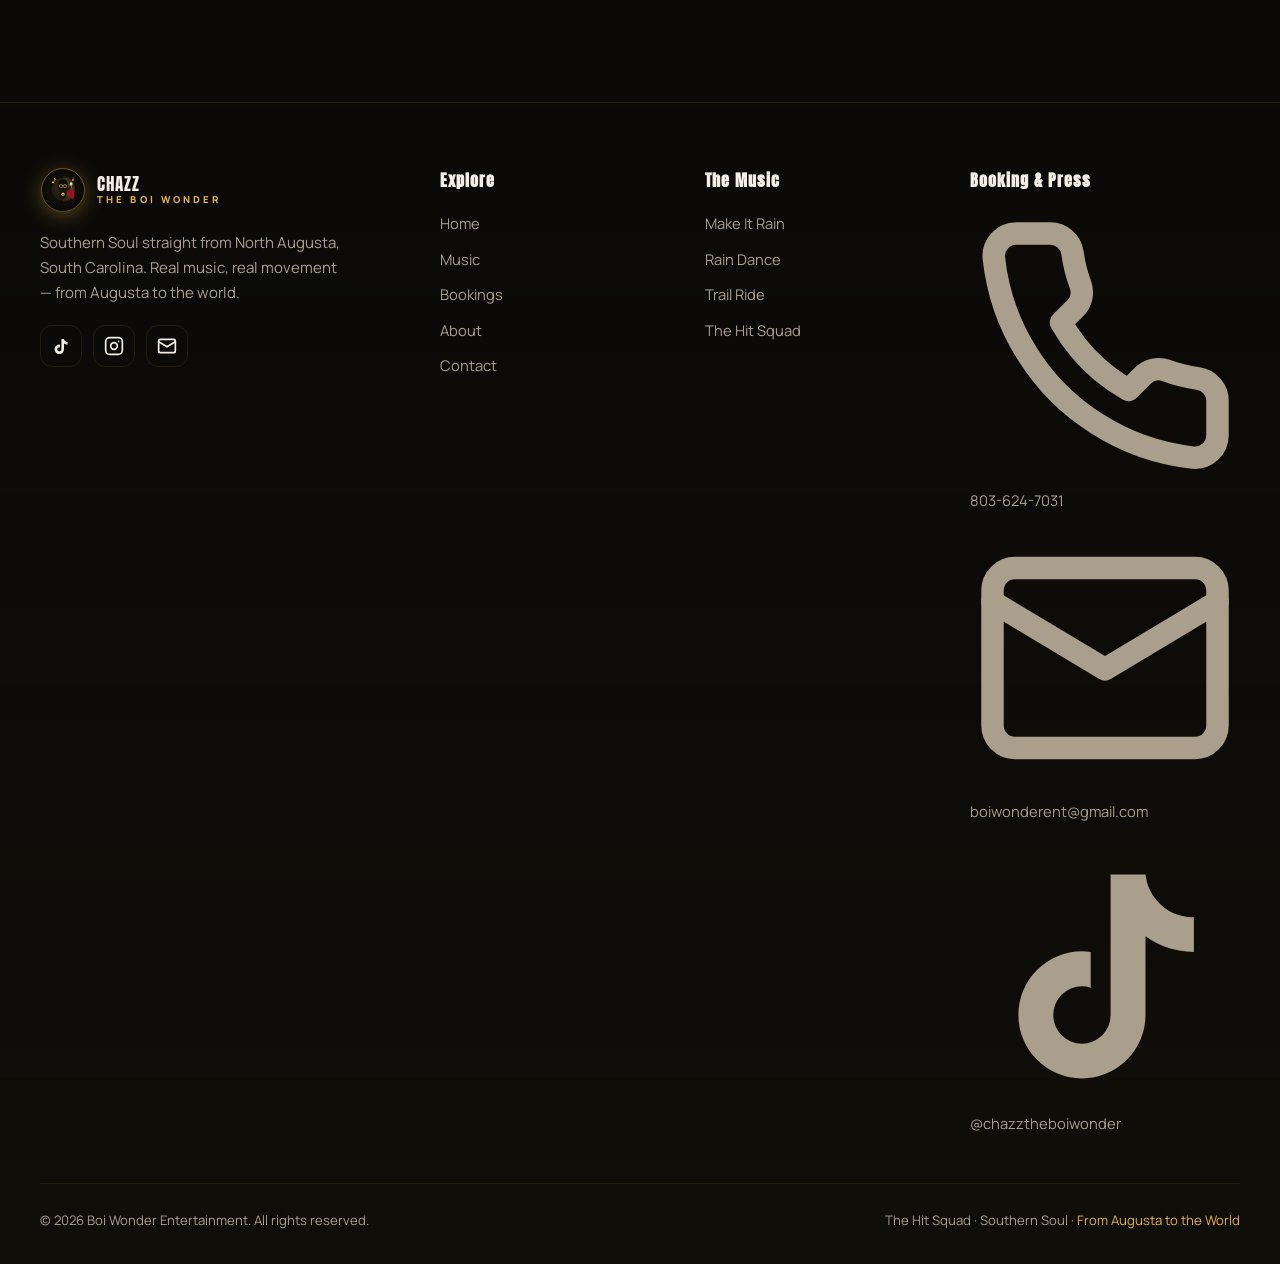
<file: music.html>
<!DOCTYPE html>
<html lang="en">
<head>
  <meta charset="UTF-8">
  <meta name="viewport" content="width=device-width, initial-scale=1.0">
  <title>Music | Chazz The Boi Wonder — Make It Rain, Trail Ride</title>
  <meta name="description" content="Stream Southern Soul from Chazz The Boi Wonder: the viral "Make It Rain (Rain Dance)" featuring The Hit Squad, plus the upcoming "Trail Ride" with Nelson "Sugaa Shack Man" Curry.">
  <meta name="keywords" content="Chazz The Boi Wonder, Southern Soul, Make It Rain, Rain Dance, Trail Ride, Boi Wonder Entertainment, North Augusta South Carolina, trail ride music, Southern Soul artist, The Hit Squad">
  <meta name="author" content="Boi Wonder Entertainment">
  <meta name="theme-color" content="#0b0a08">
  <!-- Open Graph -->
  <meta property="og:type" content="music.musician">
  <meta property="og:title" content="Music | Chazz The Boi Wonder — Make It Rain, Trail Ride">
  <meta property="og:description" content="Stream Southern Soul from Chazz The Boi Wonder: the viral "Make It Rain (Rain Dance)" featuring The Hit Squad, plus the upcoming "Trail Ride" with Nelson "Sugaa Shack Man" Curry.">
  <meta property="og:image" content="assets/images/make-it-rain.jpg">
  <meta property="og:site_name" content="Chazz The Boi Wonder">
  <meta name="twitter:card" content="summary_large_image">
  <link rel="icon" type="image/svg+xml" href="assets/logo.svg">
  <link rel="preconnect" href="https://fonts.googleapis.com">
  <link rel="preconnect" href="https://fonts.gstatic.com" crossorigin>
  <link href="https://fonts.googleapis.com/css2?family=Anton&family=Manrope:wght@400;500;600;700;800&family=Playfair+Display:ital,wght@1,500;1,600&display=swap" rel="stylesheet">
  <link rel="stylesheet" href="css/style.css">
  <script type="application/ld+json">
  {
    "@context":"https://schema.org","@type":"MusicGroup","name":"Chazz The Boi Wonder",
    "genre":"Southern Soul","foundingLocation":"North Augusta, South Carolina",
    "email":"boiwonderent@gmail.com","telephone":"+1-803-624-7031",
    "sameAs":["https://www.tiktok.com/@chazztheboiwonder","https://www.instagram.com/chazztheboiwonder"],
    "label":{"@type":"Organization","name":"Boi Wonder Entertainment"}
  }
  </script>
</head>
<body>
  <div class="preload"><div class="pd"><img src="assets/logo.svg" alt=""></div></div>

  <header class="nav">
    <div class="wrap nav-inner">
      <a href="index.html" class="brand" aria-label="Chazz The Boi Wonder home">
        <img src="assets/logo.svg" alt="Boi Wonder Entertainment logo">
        <span class="brand-name"><span class="b1">CHAZZ</span><span class="b2">THE BOI WONDER</span></span>
      </a>
      <nav class="nav-links" aria-label="Primary">
        <a href="index.html">Home</a>
        <a href="music.html" class="active">Music</a>
        <a href="bookings.html">Bookings</a>
        <a href="about.html">About</a>
        <a href="contact.html">Contact</a>
        <a href="contact.html" class="btn btn-gold nav-cta-mobile" style="display:none">Book Now</a>
      </nav>
      <a href="contact.html" class="btn btn-gold nav-cta">Book Chazz <svg viewBox="0 0 24 24" fill="none" stroke="currentColor" stroke-width="2.4" stroke-linecap="round" stroke-linejoin="round"><path d="M5 12h14M13 6l6 6-6 6"/></svg></a>
      <button class="nav-toggle" aria-label="Open menu" aria-expanded="false"><span></span><span></span><span></span></button>
    </div>
  </header>

  <main id="top">
    <section class="page-banner">
      <div class="hero-bg" style="background-image:url('assets/images/hero-bg.jpg');opacity:.5"></div>
      <div class="wrap">
        <p class="crumbs reveal in"><a href="index.html">Home</a> · Music</p>
        <h1 class="reveal in">The <span class="gold-text">Music</span></h1>
        <p class="reveal in">Southern Soul made for the trail ride, the cookout, and the floor. Here’s what’s out, what’s next, and what Chazz does best.</p>
      </div>
    </section>

    <!-- Releases -->
    <section class="section" style="padding-top:3rem">
      <div class="wrap">
        <div class="feature">
          <div class="feature-media reveal"><span class="tag">★ Out Now</span>
            <img src="assets/images/make-it-rain.jpg" alt="Make It Rain Rain Dance single artwork"></div>
          <div class="feature-copy reveal d1">
            <span class="eyebrow">Single · Out Now</span>
            <h2>Make It Rain <span class="gold-text">(Rain Dance)</span></h2>
            <p class="lead">The song that sparked the movement. A Southern Soul trail-ride anthem with a hook you can’t shake — “Oooh ooh oooh” — and a dance creators across social media made their own.</p>
            <div class="chip-row"><span class="chip">Written &amp; Produced by Chazz</span><span class="chip">Feat. The Hit Squad</span></div>
            <a href="https://www.tiktok.com/@chazztheboiwonder" target="_blank" rel="noopener" class="btn btn-gold"><svg viewBox="0 0 24 24" fill="currentColor"><path d="M8 5v14l11-7z"/></svg> Do The Rain Dance</a>
          </div>
        </div>
      </div>
    </section>

    <section class="section" style="padding-top:0">
      <div class="wrap">
        <div class="feature rev">
          <div class="feature-media reveal"><span class="tag" style="background:var(--grad-gold);color:#1a1304">Coming Soon</span>
            <img src="assets/images/trail-ride.jpg" alt="Trail Ride upcoming collaboration artwork"></div>
          <div class="feature-copy reveal d1">
            <span class="eyebrow">Next Up · Coming Soon</span>
            <h2>Trail Ride</h2>
            <p class="lead">A meeting of generations: Chazz The Boi Wonder and Southern Soul veteran Nelson Curry, “The Sugaa Shack Man,” featuring The Hit Squad. Two generations, one sound, one record.</p>
            <div class="chip-row"><span class="chip">Sugaa Shack Man × Chazz</span><span class="chip">Feat. The Hit Squad</span></div>
            <a href="contact.html" class="btn btn-ghost">Get Release Updates <svg viewBox="0 0 24 24" fill="none" stroke="currentColor" stroke-width="2.4" stroke-linecap="round" stroke-linejoin="round"><path d="M5 12h14M13 6l6 6-6 6"/></svg></a>
          </div>
        </div>
      </div>
    </section>

    <!-- What Chazz makes -->
    <section class="section">
      <div class="wrap">
        <div class="section-head center reveal">
          <span class="eyebrow">The Catalog</span>
          <h2>What you’ll hear</h2>
          <p class="lead center">Every record is written and produced with intention — soul you can feel, energy you can ride to.</p>
        </div>
        <div class="grid grid-3">
          <article class="card reveal"><div class="ic"><svg viewBox="0 0 24 24" fill="none" stroke="currentColor" stroke-width="2" stroke-linecap="round" stroke-linejoin="round"><path d="M9 18V5l12-2v13"/><circle cx="6" cy="18" r="3"/><circle cx="18" cy="16" r="3"/></svg></div><h3>Southern Soul</h3><p>Grown-folks soul with real melodies and storytelling — the heart of everything Chazz makes.</p></article>
          <article class="card reveal d1"><div class="ic"><svg viewBox="0 0 24 24" fill="none" stroke="currentColor" stroke-width="2" stroke-linecap="round" stroke-linejoin="round"><path d="M3 21l2-6 3-3-1-3 3-4 5 2 4 1v3l-3 2 1 4-2 4"/><path d="M14 7l3-1"/></svg></div><h3>Trail Ride &amp; Line Dance</h3><p>High-energy anthems engineered for the trail ride, the rodeo, and the dance floor.</p></article>
          <article class="card reveal d2"><div class="ic"><svg viewBox="0 0 24 24" fill="none" stroke="currentColor" stroke-width="2"><circle cx="12" cy="12" r="10"/><circle cx="12" cy="12" r="3"/></svg></div><h3>Original Production</h3><p>Self-written and self-produced under Boi Wonder Entertainment — Chazz’s sound, start to finish.</p></article>
          <article class="card reveal"><div class="ic"><svg viewBox="0 0 24 24" fill="none" stroke="currentColor" stroke-width="2" stroke-linecap="round" stroke-linejoin="round"><path d="M17 21v-2a4 4 0 0 0-4-4H5a4 4 0 0 0-4 4v2"/><circle cx="9" cy="7" r="4"/><path d="M23 21v-2a4 4 0 0 0-3-3.87M16 3.13A4 4 0 0 1 16 11"/></svg></div><h3>Features &amp; Collabs</h3><p>Collaborations with Southern Soul veterans and The Hit Squad that bridge generations.</p></article>
          <article class="card reveal d1"><div class="ic"><svg viewBox="0 0 24 24" fill="none" stroke="currentColor" stroke-width="2" stroke-linecap="round" stroke-linejoin="round"><path d="M13 2L3 14h7l-1 8 11-12h-7z"/></svg></div><h3>Dance Movements</h3><p>Records built to inspire challenges — like the Rain Dance sweeping social media right now.</p></article>
          <article class="card reveal d2"><div class="ic"><svg viewBox="0 0 24 24" fill="none" stroke="currentColor" stroke-width="2" stroke-linecap="round" stroke-linejoin="round"><circle cx="12" cy="12" r="10"/><path d="M2 12h20M12 2a15 15 0 0 1 0 20 15 15 0 0 1 0-20z"/></svg></div><h3>From Augusta To The World</h3><p>Rooted in the CSRA, made to travel — Southern Soul reaching new audiences daily.</p></article>
        </div>
      </div>
    </section>

    <section class="section" style="padding-top:0">
      <div class="wrap">
        <div class="cta-band reveal">
          <div class="cta-bg" style="background-image:url('assets/images/cta-bg.jpg')"></div>
          <h2>Hear it for <span class="gold-text">yourself</span></h2>
          <p>New music is always in the works. Follow Chazz to catch every drop first.</p>
          <div class="cta-actions">
            <a href="https://www.tiktok.com/@chazztheboiwonder" target="_blank" rel="noopener" class="btn btn-gold btn-lg"><svg viewBox="0 0 24 24" fill="currentColor"><path d="M16.6 5.82a4.28 4.28 0 0 1-1-2.32h-3.1v12.5a2.55 2.55 0 1 1-2.55-2.55c.27 0 .53.04.78.12V10.4a5.66 5.66 0 0 0-.78-.06 5.65 5.65 0 1 0 5.65 5.65V9.01a7.3 7.3 0 0 0 4.3 1.38V7.3a4.28 4.28 0 0 1-3.3-1.48z"/></svg> Listen on TikTok</a>
            <a href="https://www.instagram.com/chazztheboiwonder" target="_blank" rel="noopener" class="btn btn-ghost btn-lg"><svg viewBox="0 0 24 24" fill="none" stroke="currentColor" stroke-width="2" stroke-linecap="round" stroke-linejoin="round"><rect x="2" y="2" width="20" height="20" rx="5"/><circle cx="12" cy="12" r="4"/><circle cx="17.5" cy="6.5" r="1" fill="currentColor" stroke="none"/></svg> Follow on Instagram</a>
          </div>
        </div>
      </div>
    </section>
  </main>

  <footer class="footer">
    <div class="wrap">
      <div class="footer-grid">
        <div class="footer-about reveal">
          <a href="index.html" class="brand">
            <img src="assets/logo.svg" alt="Boi Wonder Entertainment logo">
            <span class="brand-name"><span class="b1">CHAZZ</span><span class="b2">THE BOI WONDER</span></span>
          </a>
          <p>Southern Soul straight from North Augusta, South Carolina. Real music, real movement — from Augusta to the world.</p>
          <div class="socials">
            <a href="https://www.tiktok.com/@chazztheboiwonder" target="_blank" rel="noopener" aria-label="TikTok"><svg viewBox="0 0 24 24" fill="currentColor"><path d="M16.6 5.82a4.28 4.28 0 0 1-1-2.32h-3.1v12.5a2.55 2.55 0 1 1-2.55-2.55c.27 0 .53.04.78.12V10.4a5.66 5.66 0 0 0-.78-.06 5.65 5.65 0 1 0 5.65 5.65V9.01a7.3 7.3 0 0 0 4.3 1.38V7.3a4.28 4.28 0 0 1-3.3-1.48z"/></svg></a>
            <a href="https://www.instagram.com/chazztheboiwonder" target="_blank" rel="noopener" aria-label="Instagram"><svg viewBox="0 0 24 24" fill="none" stroke="currentColor" stroke-width="2" stroke-linecap="round" stroke-linejoin="round"><rect x="2" y="2" width="20" height="20" rx="5"/><circle cx="12" cy="12" r="4"/><circle cx="17.5" cy="6.5" r="1" fill="currentColor" stroke="none"/></svg></a>
            <a href="mailto:boiwonderent@gmail.com" aria-label="Email"><svg viewBox="0 0 24 24" fill="none" stroke="currentColor" stroke-width="2" stroke-linecap="round" stroke-linejoin="round"><rect x="2" y="4" width="20" height="16" rx="2"/><path d="m22 7-10 6L2 7"/></svg></a>
          </div>
        </div>
        <div class="reveal d1">
          <h5>Explore</h5>
          <div class="footer-links">
            <a href="index.html">Home</a><a href="music.html">Music</a>
            <a href="bookings.html">Bookings</a><a href="about.html">About</a>
            <a href="contact.html">Contact</a>
          </div>
        </div>
        <div class="reveal d2">
          <h5>The Music</h5>
          <div class="footer-links">
            <a href="music.html">Make It Rain</a><a href="music.html">Rain Dance</a>
            <a href="music.html">Trail Ride</a><a href="about.html">The Hit Squad</a>
          </div>
        </div>
        <div class="reveal d3">
          <h5>Booking & Press</h5>
          <div class="footer-links">
            <a href="tel:+18036247031"><svg viewBox="0 0 24 24" fill="none" stroke="currentColor" stroke-width="2" stroke-linecap="round" stroke-linejoin="round"><path d="M22 16.92v3a2 2 0 0 1-2.18 2 19.8 19.8 0 0 1-8.63-3.07 19.5 19.5 0 0 1-6-6 19.8 19.8 0 0 1-3.07-8.67A2 2 0 0 1 4.11 2h3a2 2 0 0 1 2 1.72c.13.96.36 1.9.7 2.81a2 2 0 0 1-.45 2.11L8.09 9.91a16 16 0 0 0 6 6l1.27-1.27a2 2 0 0 1 2.11-.45c.91.34 1.85.57 2.81.7A2 2 0 0 1 22 16.92z"/></svg> 803-624-7031</a>
            <a href="mailto:boiwonderent@gmail.com"><svg viewBox="0 0 24 24" fill="none" stroke="currentColor" stroke-width="2" stroke-linecap="round" stroke-linejoin="round"><rect x="2" y="4" width="20" height="16" rx="2"/><path d="m22 7-10 6L2 7"/></svg> boiwonderent@gmail.com</a>
            <a href="https://www.tiktok.com/@chazztheboiwonder" target="_blank" rel="noopener"><svg viewBox="0 0 24 24" fill="currentColor"><path d="M16.6 5.82a4.28 4.28 0 0 1-1-2.32h-3.1v12.5a2.55 2.55 0 1 1-2.55-2.55c.27 0 .53.04.78.12V10.4a5.66 5.66 0 0 0-.78-.06 5.65 5.65 0 1 0 5.65 5.65V9.01a7.3 7.3 0 0 0 4.3 1.38V7.3a4.28 4.28 0 0 1-3.3-1.48z"/></svg> @chazztheboiwonder</a>
          </div>
        </div>
      </div>
      <div class="footer-bottom">
        <span>&copy; <span class="js-year">2026</span> Boi Wonder Entertainment. All rights reserved.</span>
        <span>The Hit Squad · Southern Soul · <a href="about.html">From Augusta to the World</a></span>
      </div>
    </div>
  </footer>

  <a href="#top" class="to-top" aria-label="Back to top"><svg viewBox="0 0 24 24" fill="none" stroke="currentColor" stroke-width="2.4" stroke-linecap="round" stroke-linejoin="round"><path d="M12 19V5M5 12l7-7 7 7"/></svg></a>
  <a href="mailto:boiwonderent@gmail.com" class="quick-contact" aria-label="Quick contact"><svg viewBox="0 0 24 24" fill="none" stroke="currentColor" stroke-width="2" stroke-linecap="round" stroke-linejoin="round"><path d="M21 15a2 2 0 0 1-2 2H7l-4 4V5a2 2 0 0 1 2-2h14a2 2 0 0 1 2 2z"/></svg></a>

  <script src="js/script.js"></script>
</body>
</html>
</file>
<file: css/style.css>
/* =====================================================================
   CHAZZ THE BOI WONDER — Southern Soul
   Theme: black vinyl · gold · crimson · electric-blue rain accent
   Author: site build for Boi Wonder Entertainment
   ===================================================================== */

/* ---------- Design tokens ---------- */
:root{
  /* palette pulled from the Boi Wonder logo + "Make It Rain" poster */
  --ink:#0b0a08;
  --ink-2:#100d09;
  --panel:#15110a;
  --panel-2:#1d1810;
  --gold:#e3b23c;
  --gold-hi:#f6d372;
  --gold-deep:#9a6e1a;
  --crimson:#c8102e;
  --crimson-hi:#e1233b;
  --blue:#3c78eb;
  --bone:#f4efe6;
  --muted:#a99f8c;
  --line:rgba(227,178,60,.20);
  --line-soft:rgba(227,178,60,.10);
  --glass:rgba(28,23,13,.55);
  --glass-2:rgba(20,17,10,.72);

  --grad-gold:linear-gradient(135deg,#f6d372 0%,#e3b23c 42%,#9a6e1a 100%);
  --grad-crimson:linear-gradient(135deg,#e1233b 0%,#c8102e 60%,#8d0b20 100%);
  --shadow:0 24px 60px -28px rgba(0,0,0,.85);
  --shadow-gold:0 18px 50px -22px rgba(227,178,60,.45);

  --font-display:'Anton',sans-serif;
  --font-body:'Manrope',system-ui,sans-serif;
  --font-quote:'Playfair Display',serif;

  --maxw:1200px;
  --radius:18px;
  --radius-lg:26px;
  --ease:cubic-bezier(.22,.61,.36,1);
}

/* ---------- Reset ---------- */
*,*::before,*::after{box-sizing:border-box;margin:0;padding:0}
html{scroll-behavior:smooth;-webkit-text-size-adjust:100%}
body{
  font-family:var(--font-body);
  background:var(--ink);
  color:var(--bone);
  line-height:1.65;
  font-size:17px;
  overflow-x:hidden;
  -webkit-font-smoothing:antialiased;
}
img{max-width:100%;display:block}
a{color:inherit;text-decoration:none}
ul{list-style:none}
button{font-family:inherit;cursor:pointer;border:none;background:none;color:inherit}

/* subtle film grain / vinyl atmosphere over the whole page */
body::before{
  content:"";position:fixed;inset:0;z-index:0;pointer-events:none;
  background:
    radial-gradient(1200px 700px at 50% -10%, rgba(227,178,60,.10), transparent 60%),
    radial-gradient(900px 600px at 90% 110%, rgba(60,120,235,.07), transparent 60%),
    radial-gradient(900px 600px at 5% 90%, rgba(200,16,46,.06), transparent 60%);
}
main,footer,header{position:relative;z-index:1}

/* ---------- Typography helpers ---------- */
.display{font-family:var(--font-display);font-weight:400;line-height:.96;letter-spacing:.5px;text-transform:uppercase}
h1,h2,h3{font-family:var(--font-display);font-weight:400;text-transform:uppercase;line-height:1;letter-spacing:.5px}
.eyebrow{
  font-family:var(--font-body);font-weight:800;font-size:.74rem;
  letter-spacing:.34em;text-transform:uppercase;color:var(--gold);
  display:inline-flex;align-items:center;gap:.7rem;
}
.eyebrow::before{content:"";width:34px;height:2px;background:var(--grad-gold)}
.gold-text{
  background:var(--grad-gold);-webkit-background-clip:text;background-clip:text;
  -webkit-text-fill-color:transparent;color:transparent;
}
.crimson-text{color:var(--crimson-hi)}
.lead{font-size:1.12rem;color:var(--muted);max-width:60ch}

/* ---------- Layout ---------- */
.wrap{width:min(100% - 2.4rem,var(--maxw));margin-inline:auto}
.section{padding:clamp(4rem,9vw,8rem) 0;position:relative}
.section-head{max-width:62ch;margin-bottom:clamp(2rem,5vw,3.4rem)}
.section-head h2{
  font-size:clamp(2.2rem,6vw,4rem);margin:1rem 0 .8rem;color:var(--bone);
}
.center{text-align:center;margin-inline:auto}
.center .eyebrow{justify-content:center}

/* ---------- Buttons ---------- */
.btn{
  --pad:.95rem 1.7rem;
  display:inline-flex;align-items:center;gap:.6rem;
  padding:var(--pad);border-radius:100px;
  font-weight:800;font-size:.92rem;letter-spacing:.04em;
  transition:transform .3s var(--ease),box-shadow .3s var(--ease),background .3s;
  will-change:transform;
}
.btn svg{width:18px;height:18px}
.btn-gold{background:var(--grad-gold);color:#1a1304;box-shadow:var(--shadow-gold)}
.btn-gold:hover{transform:translateY(-3px) scale(1.02);box-shadow:0 22px 60px -18px rgba(227,178,60,.7)}
.btn-ghost{border:1.5px solid var(--line);color:var(--bone);background:rgba(255,255,255,.02);backdrop-filter:blur(6px)}
.btn-ghost:hover{border-color:var(--gold);transform:translateY(-3px);background:rgba(227,178,60,.08)}
.btn-crimson{background:var(--grad-crimson);color:#fff;box-shadow:0 18px 50px -22px rgba(200,16,46,.6)}
.btn-crimson:hover{transform:translateY(-3px) scale(1.02)}
.btn-lg{--pad:1.1rem 2.1rem;font-size:1rem}

/* ---------- Navigation ---------- */
.nav{
  position:fixed;top:0;left:0;right:0;z-index:60;
  transition:background .4s var(--ease),box-shadow .4s,padding .4s,border-color .4s;
  padding:1.1rem 0;border-bottom:1px solid transparent;
}
.nav.scrolled{
  background:var(--glass-2);backdrop-filter:blur(16px) saturate(140%);
  border-bottom:1px solid var(--line-soft);box-shadow:0 10px 40px -20px rgba(0,0,0,.9);
  padding:.7rem 0;
}
.nav-inner{display:flex;align-items:center;justify-content:space-between;gap:1rem}
.brand{display:flex;align-items:center;gap:.7rem}
.brand img{width:46px;height:46px;filter:drop-shadow(0 4px 10px rgba(227,178,60,.35))}
.brand-name{display:flex;flex-direction:column;line-height:1}
.brand-name .b1{font-family:var(--font-display);font-size:1.05rem;letter-spacing:1px}
.brand-name .b2{font-size:.6rem;letter-spacing:.32em;color:var(--gold);font-weight:800;margin-top:3px}
.nav-links{display:flex;align-items:center;gap:2rem}
.nav-links a{font-size:.86rem;font-weight:700;letter-spacing:.04em;color:var(--bone);position:relative;padding:.3rem 0;transition:color .25s}
.nav-links a::after{content:"";position:absolute;left:0;bottom:-2px;width:0;height:2px;background:var(--grad-gold);transition:width .3s var(--ease)}
.nav-links a:hover,.nav-links a.active{color:var(--gold)}
.nav-links a:hover::after,.nav-links a.active::after{width:100%}
.nav-cta{margin-left:.4rem}
.nav-toggle{display:none;flex-direction:column;gap:5px;padding:8px}
.nav-toggle span{width:26px;height:2px;background:var(--bone);transition:.3s var(--ease);transform-origin:center}
.nav-toggle.open span:nth-child(1){transform:translateY(7px) rotate(45deg)}
.nav-toggle.open span:nth-child(2){opacity:0}
.nav-toggle.open span:nth-child(3){transform:translateY(-7px) rotate(-45deg)}

/* ---------- Hero ---------- */
.hero{
  position:relative;min-height:100svh;display:flex;align-items:center;
  padding:8rem 0 4rem;overflow:hidden;isolation:isolate;
}
.hero-bg{position:absolute;inset:0;z-index:-3;background-size:cover;background-position:center;}
.hero::after{ /* darkening + gold floor glow */
  content:"";position:absolute;inset:0;z-index:-2;
  background:
    linear-gradient(180deg,rgba(11,10,8,.55) 0%,rgba(11,10,8,.35) 40%,rgba(11,10,8,.96) 100%),
    radial-gradient(60% 50% at 50% 100%, rgba(227,178,60,.16), transparent 70%);
}
#rain{position:absolute;inset:0;z-index:-1;pointer-events:none;opacity:.7}
.hero-inner{display:grid;grid-template-columns:1.15fr .85fr;gap:3rem;align-items:center}
.hero-copy .eyebrow{margin-bottom:1.2rem}
.hero h1{
  font-size:clamp(3rem,9vw,7rem);letter-spacing:1px;margin-bottom:.4rem;
  text-shadow:0 6px 40px rgba(0,0,0,.6);
}
.hero h1 .wonder{display:block;
  background:var(--grad-gold);-webkit-background-clip:text;background-clip:text;-webkit-text-fill-color:transparent;
  filter:drop-shadow(0 4px 18px rgba(227,178,60,.35));
}
.hero-tag{
  font-family:var(--font-quote);font-style:italic;font-size:clamp(1.1rem,2.6vw,1.5rem);
  color:var(--bone);margin:.4rem 0 1.4rem;letter-spacing:.3px;
}
.hero-tag b{color:var(--gold);font-style:normal;font-weight:700}
.hero-actions{display:flex;flex-wrap:wrap;gap:1rem;margin-top:1.8rem}
.hero-meta{display:flex;gap:1.6rem;margin-top:2.4rem;flex-wrap:wrap;color:var(--muted);font-size:.82rem;font-weight:700;letter-spacing:.08em;text-transform:uppercase}
.hero-meta span{display:flex;align-items:center;gap:.5rem}
.hero-meta span::before{content:"";width:7px;height:7px;border-radius:50%;background:var(--gold)}

/* spinning record visual on hero */
.hero-poster{position:relative;display:grid;place-items:center}
.poster-frame{
  position:relative;width:min(86%,400px);border-radius:14px;overflow:hidden;
  padding:8px;background:linear-gradient(160deg,rgba(227,178,60,.55),rgba(154,110,26,.15) 45%,rgba(227,178,60,.35));
  box-shadow:0 40px 90px -28px #000, 0 0 70px -20px rgba(227,178,60,.45);
  animation:float-poster 7s ease-in-out infinite;
}
.poster-frame::after{content:"";position:absolute;inset:0;border-radius:14px;border:1px solid rgba(246,211,114,.35);pointer-events:none}
.poster-frame img{display:block;width:100%;border-radius:8px}
.poster-badge{
  position:absolute;top:5%;right:2%;background:var(--grad-crimson);color:#fff;
  font-weight:800;font-size:.72rem;letter-spacing:.12em;text-transform:uppercase;
  padding:.5rem .95rem;border-radius:100px;box-shadow:var(--shadow);transform:rotate(6deg);z-index:2;
}
@keyframes float-poster{0%,100%{transform:translateY(0)}50%{transform:translateY(-12px)}}
.hero-disc{position:relative;display:grid;place-items:center}
.disc{
  width:min(78%,360px);aspect-ratio:1;border-radius:50%;
  background:
    repeating-radial-gradient(circle at center,#0a0907 0 2px,#15120c 2px 4px),
    radial-gradient(circle at 38% 34%,#241d11,#070605 70%);
  border:1px solid rgba(227,178,60,.35);
  box-shadow:0 40px 90px -30px #000, inset 0 0 60px rgba(0,0,0,.8);
  display:grid;place-items:center;position:relative;
  animation:spin 16s linear infinite;
}
.disc::after{content:"";position:absolute;inset:0;border-radius:50%;border:1px solid rgba(227,178,60,.12)}
.disc-label{width:42%;height:42%;border-radius:50%;background:var(--grad-gold);display:grid;place-items:center;box-shadow:inset 0 0 0 4px rgba(0,0,0,.25)}
.disc-label img{width:78%;height:78%;border-radius:50%;animation:spin-rev 16s linear infinite}
.disc-badge{
  position:absolute;bottom:8%;right:6%;background:var(--grad-crimson);color:#fff;
  font-weight:800;font-size:.7rem;letter-spacing:.12em;text-transform:uppercase;
  padding:.5rem .9rem;border-radius:100px;box-shadow:var(--shadow);transform:rotate(-6deg);
}
@keyframes spin{to{transform:rotate(360deg)}}
@keyframes spin-rev{to{transform:rotate(-360deg)}}

/* marquee strip */
.marquee{
  border-top:1px solid var(--line-soft);border-bottom:1px solid var(--line-soft);
  background:linear-gradient(90deg,rgba(227,178,60,.06),rgba(200,16,46,.05));
  overflow:hidden;padding:.9rem 0;
}
.marquee-track{display:flex;gap:3rem;width:max-content;animation:marq 26s linear infinite}
.marquee-track span{font-family:var(--font-display);font-size:1.1rem;letter-spacing:2px;color:var(--muted);white-space:nowrap;display:flex;align-items:center;gap:3rem}
.marquee-track span::after{content:"★";color:var(--gold)}

@keyframes marq{to{transform:translateX(-50%)}}

/* ---------- Stats / counters ---------- */
.stats{display:grid;grid-template-columns:repeat(4,1fr);gap:1.4rem}
.stat{
  background:var(--glass);border:1px solid var(--line-soft);border-radius:var(--radius);
  padding:1.8rem 1.4rem;text-align:center;backdrop-filter:blur(8px);
  transition:transform .35s var(--ease),border-color .35s;
}
.stat:hover{transform:translateY(-6px);border-color:var(--line)}
.stat .num{font-family:var(--font-display);font-size:clamp(2.2rem,5vw,3.2rem);line-height:1;background:var(--grad-gold);-webkit-background-clip:text;background-clip:text;-webkit-text-fill-color:transparent}
.stat .lbl{margin-top:.5rem;font-size:.78rem;letter-spacing:.14em;text-transform:uppercase;color:var(--muted);font-weight:700}

/* ---------- Cards / services ---------- */
.grid{display:grid;gap:1.4rem}
.grid-3{grid-template-columns:repeat(3,1fr)}
.grid-2{grid-template-columns:repeat(2,1fr)}
.card{
  background:var(--glass);border:1px solid var(--line-soft);border-radius:var(--radius-lg);
  padding:2rem;backdrop-filter:blur(10px);position:relative;overflow:hidden;
  transition:transform .4s var(--ease),border-color .4s,box-shadow .4s;
}
.card::before{ /* gold sweep on hover */
  content:"";position:absolute;inset:0;border-radius:inherit;padding:1px;
  background:linear-gradient(135deg,rgba(227,178,60,.5),transparent 40%);
  -webkit-mask:linear-gradient(#000 0 0) content-box,linear-gradient(#000 0 0);
  -webkit-mask-composite:xor;mask-composite:exclude;opacity:0;transition:opacity .4s;
}
.card:hover{transform:translateY(-8px);box-shadow:var(--shadow)}
.card:hover::before{opacity:1}
.card .ic{
  width:54px;height:54px;border-radius:14px;display:grid;place-items:center;margin-bottom:1.2rem;
  background:linear-gradient(135deg,rgba(227,178,60,.18),rgba(227,178,60,.04));
  border:1px solid var(--line);color:var(--gold);
}
.card .ic svg{width:26px;height:26px}
.card h3{font-size:1.45rem;color:var(--bone);margin-bottom:.6rem;letter-spacing:.3px}
.card p{color:var(--muted);font-size:.96rem}
.card .more{margin-top:1.1rem;display:inline-flex;align-items:center;gap:.45rem;color:var(--gold);font-weight:800;font-size:.82rem;letter-spacing:.06em;text-transform:uppercase}
.card .more svg{width:15px;height:15px;transition:transform .3s}
.card:hover .more svg{transform:translateX(4px)}

/* ---------- Feature split (release blocks) ---------- */
.feature{display:grid;grid-template-columns:1fr 1fr;gap:clamp(2rem,5vw,4rem);align-items:center}
.feature.rev .feature-media{order:2}
.feature-media{position:relative;border-radius:var(--radius-lg);overflow:hidden;border:1px solid var(--line);box-shadow:var(--shadow)}
.feature-media img{width:100%;aspect-ratio:1;object-fit:cover;transition:transform .8s var(--ease)}
.feature-media:hover img{transform:scale(1.05)}
.feature-media .tag{position:absolute;top:1rem;left:1rem;background:var(--grad-crimson);color:#fff;font-weight:800;font-size:.72rem;letter-spacing:.12em;text-transform:uppercase;padding:.4rem .9rem;border-radius:100px}
.feature h2{font-size:clamp(2rem,5vw,3.4rem);margin:.8rem 0}
.chip-row{display:flex;gap:.6rem;flex-wrap:wrap;margin:1.2rem 0}
.chip{font-size:.74rem;font-weight:800;letter-spacing:.1em;text-transform:uppercase;color:var(--gold);border:1px solid var(--line);padding:.4rem .8rem;border-radius:100px;background:rgba(227,178,60,.05)}

/* ---------- Why-us list ---------- */
.why{display:grid;grid-template-columns:repeat(3,1fr);gap:1.4rem}
.why-item{padding:1.8rem;border-left:2px solid var(--line);background:linear-gradient(90deg,rgba(227,178,60,.05),transparent)}
.why-item .n{font-family:var(--font-display);font-size:1.1rem;color:var(--gold);letter-spacing:2px}
.why-item h4{font-family:var(--font-display);font-size:1.4rem;margin:.5rem 0;color:var(--bone);text-transform:uppercase;letter-spacing:.5px}
.why-item p{color:var(--muted);font-size:.95rem}

/* ---------- Testimonials / press ---------- */
.press{display:grid;grid-template-columns:repeat(3,1fr);gap:1.4rem}
.quote{
  background:var(--glass);border:1px solid var(--line-soft);border-radius:var(--radius-lg);
  padding:2.2rem;position:relative;backdrop-filter:blur(8px);
  transition:transform .4s var(--ease),border-color .4s;
}
.quote:hover{transform:translateY(-6px);border-color:var(--line)}
.quote .mark{font-family:var(--font-quote);font-size:4rem;line-height:.5;color:var(--gold);opacity:.5;height:1.6rem}
.quote p{font-family:var(--font-quote);font-style:italic;font-size:1.08rem;color:var(--bone);margin:.4rem 0 1.3rem}
.quote .by{font-weight:800;font-size:.82rem;letter-spacing:.1em;text-transform:uppercase;color:var(--gold)}
.quote .by small{display:block;color:var(--muted);font-weight:600;letter-spacing:.06em;text-transform:none;margin-top:.2rem;font-size:.82rem}

/* ---------- Pricing / booking ---------- */
.tiers{display:grid;grid-template-columns:repeat(3,1fr);gap:1.6rem;align-items:stretch}
.tier{
  background:var(--glass);border:1px solid var(--line-soft);border-radius:var(--radius-lg);
  padding:2.4rem 2rem;display:flex;flex-direction:column;position:relative;backdrop-filter:blur(10px);
  transition:transform .4s var(--ease),border-color .4s,box-shadow .4s;
}
.tier:hover{transform:translateY(-8px);border-color:var(--line);box-shadow:var(--shadow)}
.tier.popular{border-color:var(--gold);background:linear-gradient(180deg,rgba(227,178,60,.10),var(--glass));box-shadow:var(--shadow-gold)}
.tier .pop-flag{position:absolute;top:-13px;left:50%;transform:translateX(-50%);background:var(--grad-gold);color:#1a1304;font-weight:800;font-size:.7rem;letter-spacing:.14em;text-transform:uppercase;padding:.4rem 1rem;border-radius:100px}
.tier h3{font-size:1.7rem;color:var(--bone)}
.tier .price{font-family:var(--font-display);font-size:2.6rem;margin:.6rem 0;background:var(--grad-gold);-webkit-background-clip:text;background-clip:text;-webkit-text-fill-color:transparent}
.tier .price small{font-family:var(--font-body);font-size:.8rem;color:var(--muted);font-weight:700;-webkit-text-fill-color:var(--muted);letter-spacing:.06em}
.tier .desc{color:var(--muted);font-size:.92rem;margin-bottom:1.2rem;min-height:2.5em}
.tier ul{display:grid;gap:.8rem;margin:0 0 1.8rem;flex:1}
.tier li{display:flex;gap:.7rem;align-items:flex-start;font-size:.94rem;color:var(--bone)}
.tier li svg{width:18px;height:18px;color:var(--gold);flex-shrink:0;margin-top:3px}
.tier .btn{width:100%;justify-content:center;margin-top:auto}

/* ---------- FAQ ---------- */
.faq{max-width:820px;margin-inline:auto;display:grid;gap:1rem}
.acc{border:1px solid var(--line-soft);border-radius:16px;background:var(--glass);overflow:hidden;transition:border-color .3s}
.acc.open{border-color:var(--line)}
.acc-q{width:100%;display:flex;justify-content:space-between;align-items:center;gap:1rem;padding:1.3rem 1.5rem;text-align:left;font-weight:800;font-size:1.02rem;color:var(--bone)}
.acc-q .pm{width:30px;height:30px;border-radius:50%;border:1px solid var(--line);display:grid;place-items:center;flex-shrink:0;color:var(--gold);transition:transform .35s var(--ease),background .3s}
.acc.open .acc-q .pm{transform:rotate(135deg);background:rgba(227,178,60,.12)}
.acc-a{max-height:0;overflow:hidden;transition:max-height .4s var(--ease)}
.acc-a p{padding:0 1.5rem 1.4rem;color:var(--muted);font-size:.96rem}

/* ---------- CTA band ---------- */
.cta-band{position:relative;border-radius:var(--radius-lg);overflow:hidden;border:1px solid var(--line);padding:clamp(2.6rem,6vw,4.5rem);text-align:center;isolation:isolate}
.cta-band .cta-bg{position:absolute;inset:0;z-index:-2;background-size:cover;background-position:center}
.cta-band::after{content:"";position:absolute;inset:0;z-index:-1;background:linear-gradient(180deg,rgba(11,10,8,.7),rgba(11,10,8,.88))}
.cta-band h2{font-size:clamp(2rem,6vw,4rem);margin-bottom:1rem}
.cta-band p{color:var(--muted);max-width:54ch;margin:0 auto 2rem}
.cta-actions{display:flex;gap:1rem;justify-content:center;flex-wrap:wrap}

/* ---------- Contact ---------- */
.contact-grid{display:grid;grid-template-columns:1fr 1fr;gap:clamp(2rem,5vw,3.5rem);align-items:start}
.field{margin-bottom:1.3rem}
.field label{display:block;font-size:.78rem;font-weight:800;letter-spacing:.12em;text-transform:uppercase;color:var(--gold);margin-bottom:.5rem}
.field input,.field textarea{
  width:100%;background:rgba(255,255,255,.03);border:1px solid var(--line-soft);
  border-radius:12px;padding:.95rem 1.1rem;color:var(--bone);font-family:inherit;font-size:1rem;
  transition:border-color .3s,background .3s;
}
.field input:focus,.field textarea:focus{outline:none;border-color:var(--gold);background:rgba(227,178,60,.05)}
.field textarea{resize:vertical;min-height:140px}
.contact-info{display:grid;gap:1rem}
.info-row{display:flex;gap:1rem;align-items:flex-start;padding:1.3rem;border:1px solid var(--line-soft);border-radius:16px;background:var(--glass);transition:border-color .3s,transform .3s}
.info-row:hover{border-color:var(--line);transform:translateY(-3px)}
.info-row .ic{width:46px;height:46px;border-radius:12px;display:grid;place-items:center;background:linear-gradient(135deg,rgba(227,178,60,.18),rgba(227,178,60,.04));border:1px solid var(--line);color:var(--gold);flex-shrink:0}
.info-row .ic svg{width:22px;height:22px}
.info-row .t{font-size:.74rem;letter-spacing:.14em;text-transform:uppercase;color:var(--muted);font-weight:800}
.info-row .v{font-weight:700;color:var(--bone);font-size:1.02rem}
.map-embed{margin-top:1rem;border-radius:16px;overflow:hidden;border:1px solid var(--line-soft);filter:grayscale(.3) contrast(1.05)}
.map-embed iframe{width:100%;height:240px;display:block;border:0}
.form-note{font-size:.82rem;color:var(--muted);margin-top:.6rem}

/* ---------- Page banner (sub pages) ---------- */
.page-banner{position:relative;padding:11rem 0 4.5rem;overflow:hidden;text-align:center;isolation:isolate}
.page-banner::after{content:"";position:absolute;inset:0;z-index:-1;background:radial-gradient(70% 90% at 50% 0%,rgba(227,178,60,.14),transparent 70%)}
.page-banner h1{font-size:clamp(2.6rem,8vw,5.4rem);margin:1rem 0 .6rem}
.page-banner p{color:var(--muted);max-width:56ch;margin:0 auto}
.crumbs{font-size:.78rem;letter-spacing:.12em;text-transform:uppercase;color:var(--muted);font-weight:700}
.crumbs a{color:var(--gold)}

/* ---------- Footer ---------- */
.footer{border-top:1px solid var(--line-soft);padding:4rem 0 2rem;background:linear-gradient(180deg,transparent,rgba(20,17,10,.6))}
.footer-grid{display:grid;grid-template-columns:1.6fr 1fr 1fr 1.2fr;gap:2.5rem;margin-bottom:3rem}
.footer .brand{margin-bottom:1.1rem}
.footer-about p{color:var(--muted);font-size:.94rem;max-width:34ch}
.footer h5{font-family:var(--font-display);font-size:1rem;letter-spacing:1px;color:var(--bone);margin-bottom:1.1rem}
.footer-links{display:grid;gap:.7rem}
.footer-links a{color:var(--muted);font-size:.92rem;transition:color .25s,padding .25s}
.footer-links a:hover{color:var(--gold);padding-left:5px}
.socials{display:flex;gap:.7rem;margin-top:1.2rem}
.socials a{width:42px;height:42px;border-radius:12px;border:1px solid var(--line-soft);display:grid;place-items:center;color:var(--bone);transition:.3s var(--ease)}
.socials a:hover{border-color:var(--gold);color:var(--gold);transform:translateY(-3px);background:rgba(227,178,60,.08)}
.socials svg{width:20px;height:20px}
.footer-bottom{border-top:1px solid var(--line-soft);padding-top:1.6rem;display:flex;justify-content:space-between;gap:1rem;flex-wrap:wrap;color:var(--muted);font-size:.82rem}
.footer-bottom a{color:var(--gold)}

/* ---------- Floating buttons ---------- */
.to-top,.quick-contact{position:fixed;z-index:55;width:52px;height:52px;border-radius:50%;display:grid;place-items:center;box-shadow:var(--shadow);transition:transform .35s var(--ease),opacity .35s}
.to-top{right:1.4rem;bottom:1.4rem;background:var(--grad-gold);color:#1a1304;opacity:0;transform:translateY(20px) scale(.8);pointer-events:none}
.to-top.show{opacity:1;transform:translateY(0) scale(1);pointer-events:auto}
.to-top:hover{transform:translateY(-4px) scale(1.05)}
.quick-contact{right:1.4rem;bottom:5.6rem;background:var(--grad-crimson);color:#fff}
.quick-contact:hover{transform:translateY(-4px) scale(1.05)}
.to-top svg,.quick-contact svg{width:22px;height:22px}

/* ---------- Scroll reveal ---------- */
.reveal{opacity:0;transform:translateY(30px);transition:opacity .8s var(--ease),transform .8s var(--ease)}
.reveal.in{opacity:1;transform:none}
.reveal.d1{transition-delay:.08s}.reveal.d2{transition-delay:.16s}
.reveal.d3{transition-delay:.24s}.reveal.d4{transition-delay:.32s}

/* ---------- Preloader ---------- */
.preload{position:fixed;inset:0;z-index:200;background:var(--ink);display:grid;place-items:center;transition:opacity .6s ease,visibility .6s}
.preload.done{opacity:0;visibility:hidden}
.preload .pd{width:90px;height:90px;border-radius:50%;border:2px solid var(--line-soft);border-top-color:var(--gold);animation:spin 1s linear infinite;display:grid;place-items:center}
.preload .pd img{width:54px;height:54px;animation:spin-rev 1s linear infinite}

/* ---------- Responsive ---------- */
@media (max-width:980px){
  .hero-inner{grid-template-columns:1fr;gap:2.4rem}
  .hero-disc{order:-1;max-width:340px;margin-inline:auto}
  .hero-poster{order:-1;margin-inline:auto}
  .poster-frame{width:min(82%,320px)}
  .grid-3,.why,.press,.tiers,.stats{grid-template-columns:repeat(2,1fr)}
  .footer-grid{grid-template-columns:1fr 1fr}
  .feature,.feature.rev{grid-template-columns:1fr}
  .feature.rev .feature-media{order:0}
  .contact-grid{grid-template-columns:1fr}
}
@media (max-width:760px){
  .nav-links{
    position:fixed;inset:0 0 0 auto;width:min(82vw,330px);height:100dvh;
    flex-direction:column;justify-content:center;gap:1.6rem;padding:2rem;
    background:var(--glass-2);backdrop-filter:blur(20px);border-left:1px solid var(--line);
    transform:translateX(105%);transition:transform .4s var(--ease);
  }
  .nav-links.open{transform:none}
  .nav-links a{font-size:1.15rem}
  .nav-toggle{display:flex}
  .nav-cta{display:none}
  .stats,.grid-3,.why,.press,.tiers{grid-template-columns:1fr}
  .grid-2,.footer-grid{grid-template-columns:1fr}
  .hero-meta{gap:1rem}
  body{font-size:16px}
}

/* ---------- Reduced motion ---------- */
@media (prefers-reduced-motion:reduce){
  *,*::before,*::after{animation-duration:.001ms!important;animation-iteration-count:1!important;transition-duration:.001ms!important;scroll-behavior:auto!important}
  .disc,.disc-label img,.marquee-track,.poster-frame{animation:none!important}
  .reveal{opacity:1;transform:none}
  #rain{display:none}
}

/* focus visibility */
:focus-visible{outline:2px solid var(--gold);outline-offset:3px;border-radius:4px}
</file>
